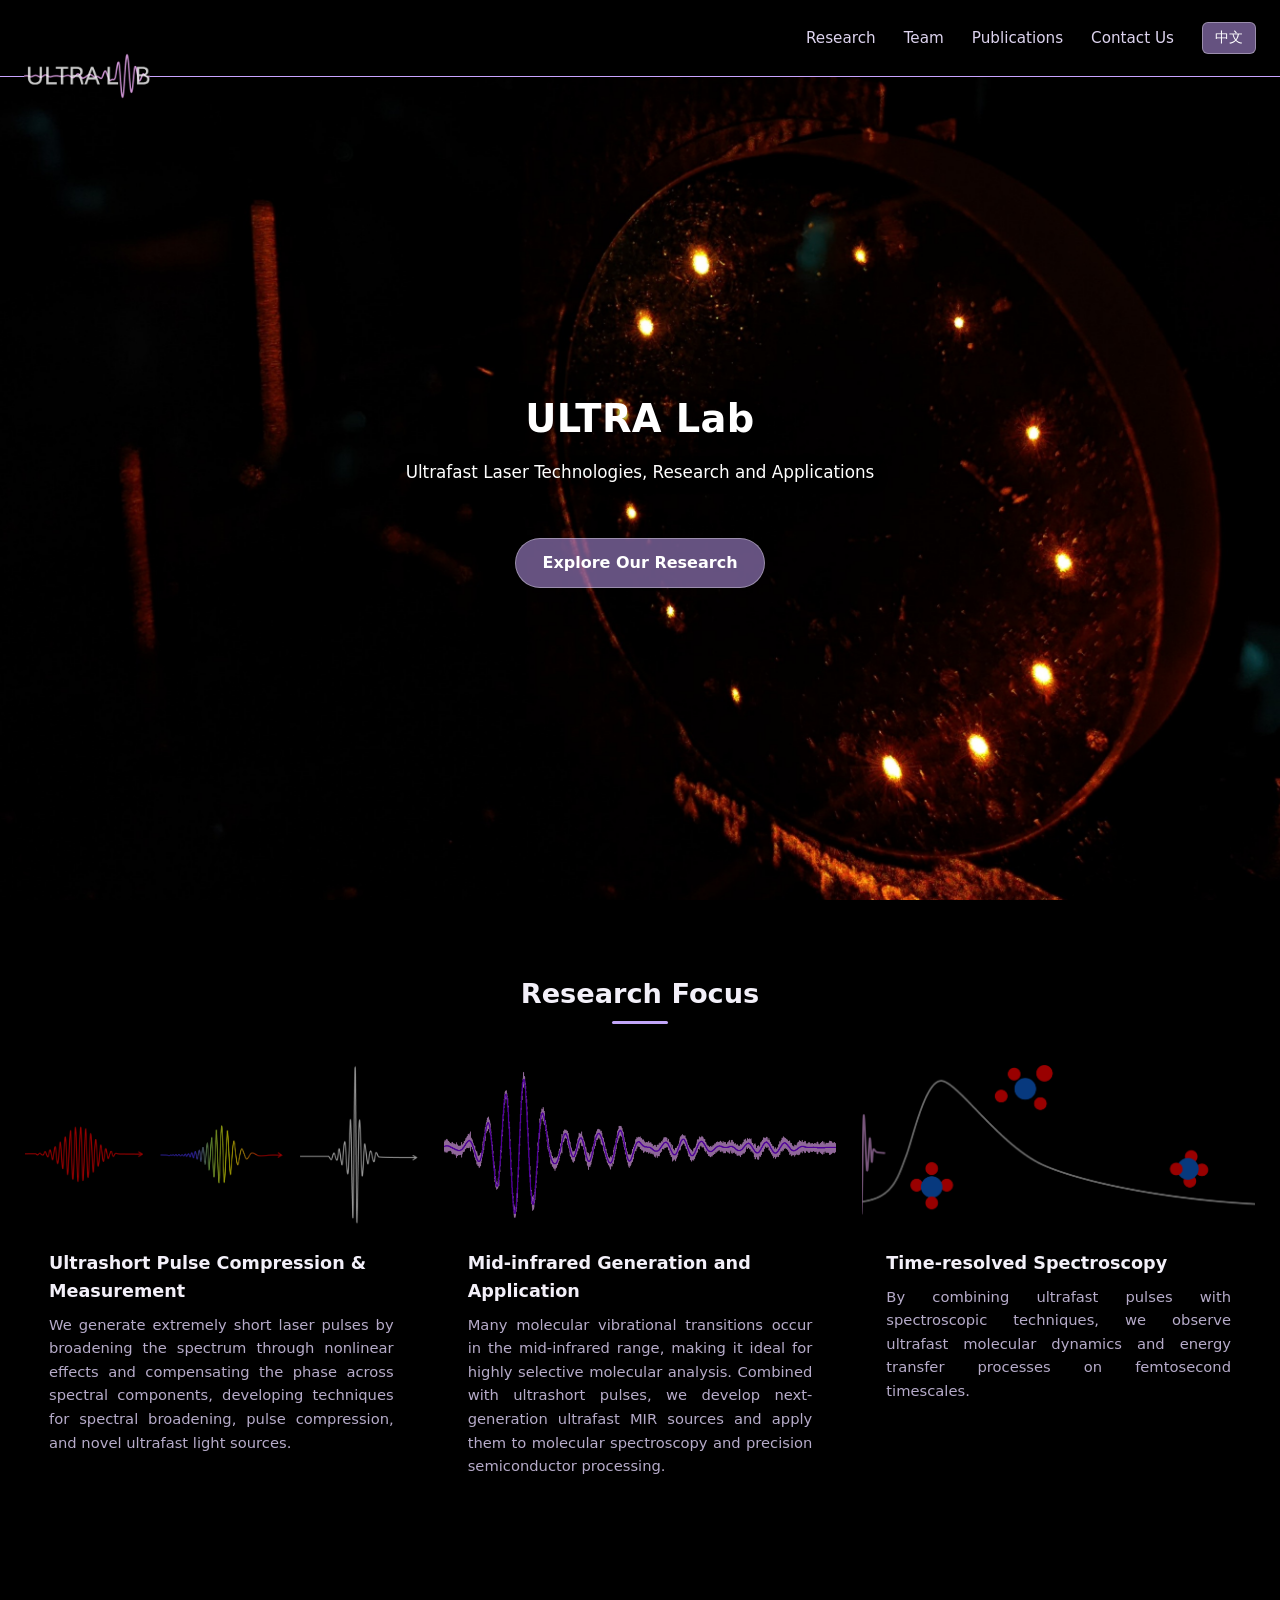
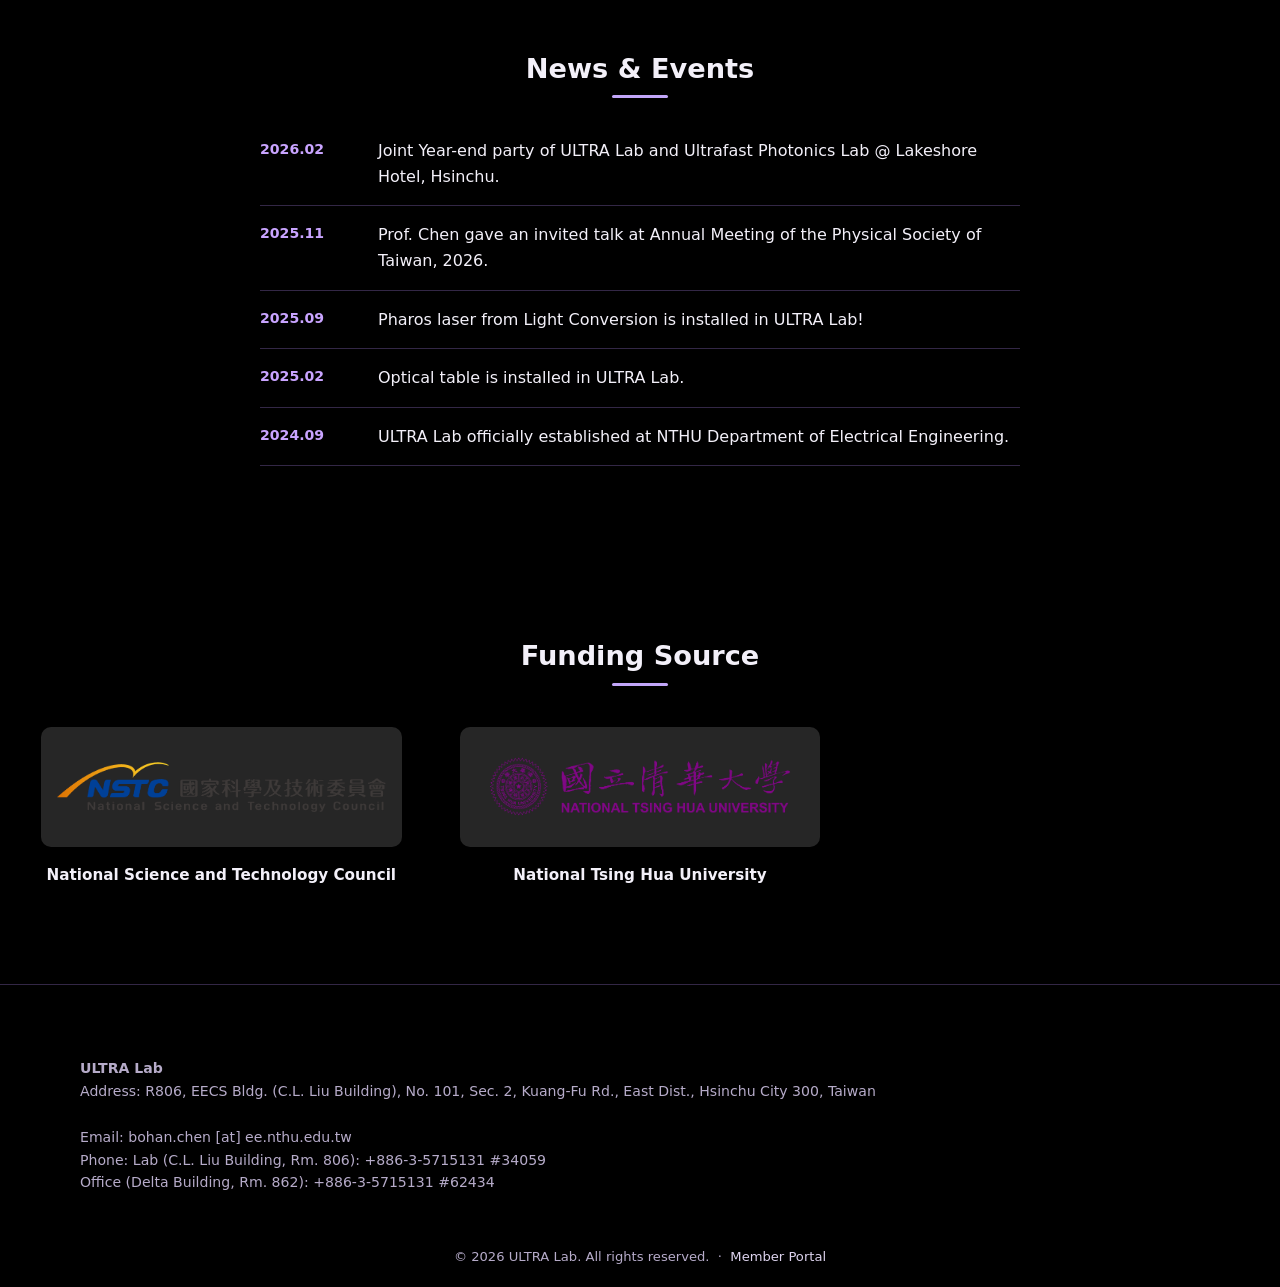
<file: index.html>
<!DOCTYPE html>
<html lang="en">
<head>
  <meta charset="UTF-8">
  <meta name="viewport" content="width=device-width, initial-scale=1.0">
  <title>ULTRA Lab | NTHU</title>
  <link rel="icon" href="assets/img/favicon.png" type="image/png">
  <link rel="stylesheet" href="css/style.css">
</head>
<body data-page="home">

  <header id="site-header"></header>

  <section class="hero">
    <h1>ULTRA Lab</h1>
    <p class="hero-fullname">Ultrafast Laser Technologies, Research and Applications</p>
    <a href="research.html" class="btn" id="hero-cta"></a>
  </section>

  <section class="section">
    <h2 class="section-title" id="research-section-title"></h2>
    <div class="grid grid-3" id="research-preview-grid"></div>
  </section>

  <section class="section section-alt">
    <h2 class="section-title" id="news-section-title"></h2>
    <ul class="news-list" id="news-list"></ul>
    <div class="news-toggle-wrap">
      <button class="btn-text" id="news-toggle-btn"></button>
    </div>
  </section>

  <section class="section">
    <h2 class="section-title" id="funding-section-title"></h2>
    <div class="grid grid-3 funding-grid" id="funding-grid"></div>
  </section>

  <footer id="site-footer"></footer>

  <div class="modal-overlay" id="news-modal-overlay">
    <div class="modal">
      <button class="modal-close" id="news-modal-close" aria-label="Close">&times;</button>
      <div id="news-modal-body"></div>
    </div>
  </div>

  <script src="js/i18n.js"></script>
  <script src="js/data/contact.js"></script>
  <script src="js/data/research.js"></script>
  <script src="js/data/news.js"></script>
  <script src="js/data/funding.js"></script>
  <script src="js/main.js"></script>
  <script src="js/pages/home.js"></script>
</body>
</html>
</file>
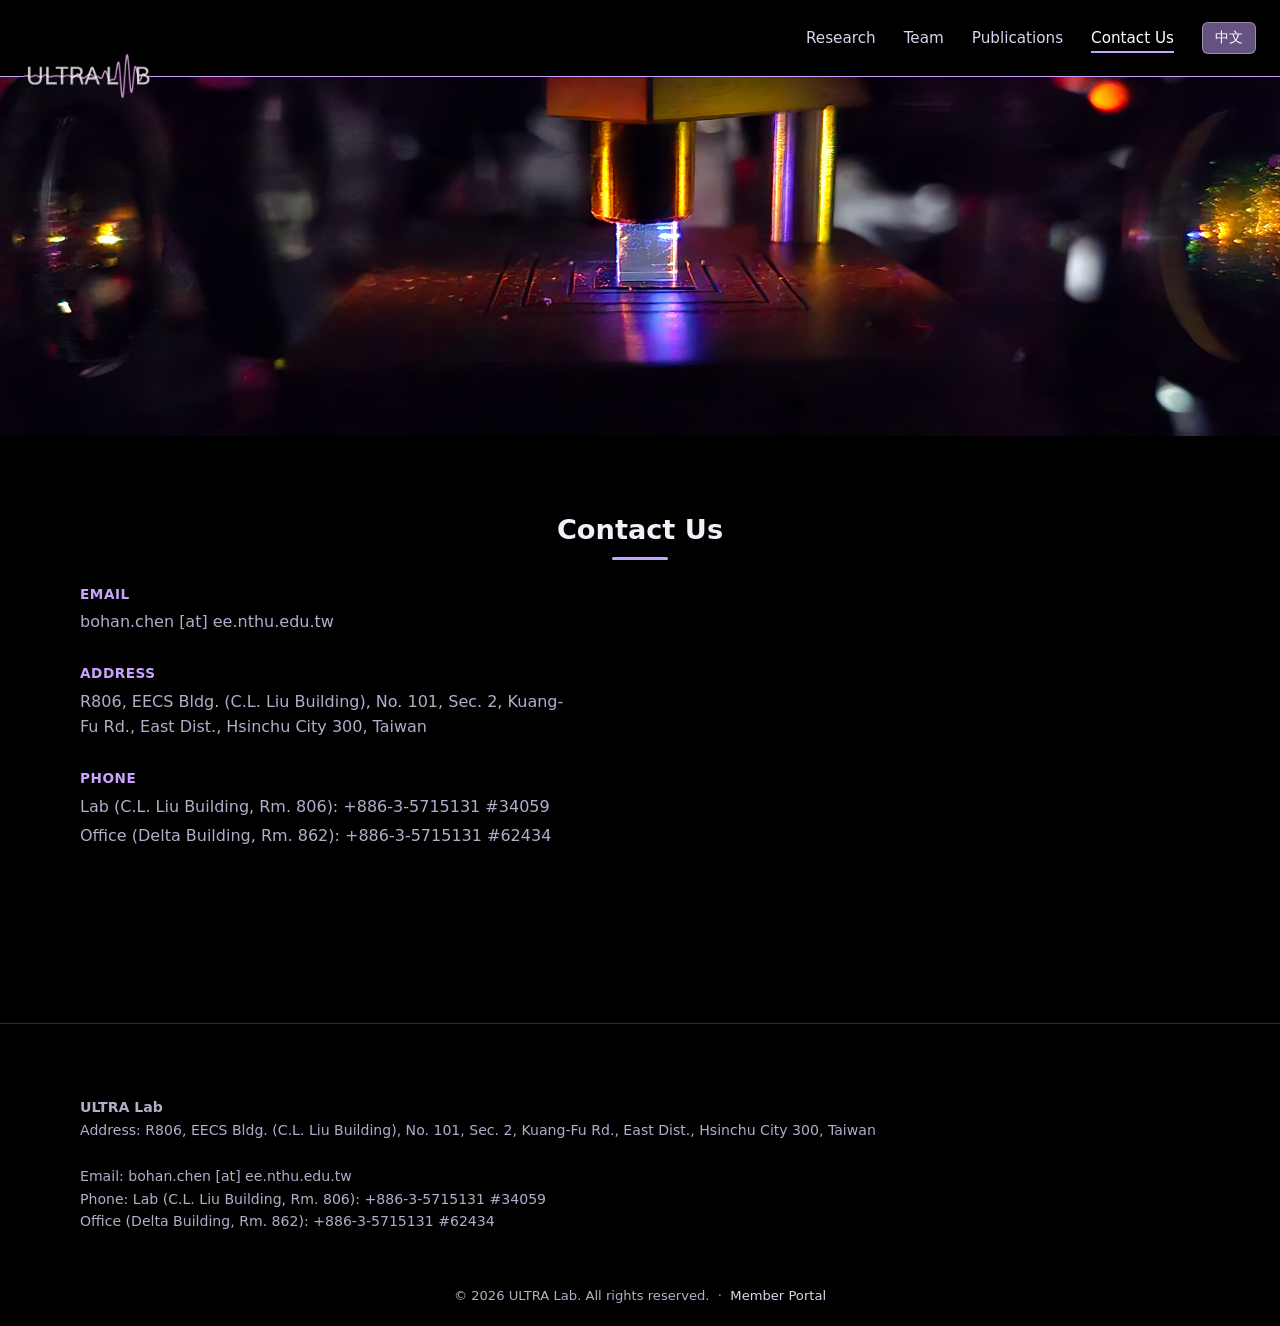
<file: contact.html>
<!DOCTYPE html>
<html lang="en">
<head>
  <meta charset="UTF-8">
  <meta name="viewport" content="width=device-width, initial-scale=1.0">
  <title>Contact | ULTRA Lab</title>
  <link rel="icon" href="assets/img/favicon.png" type="image/png">
  <link rel="stylesheet" href="css/style.css">
</head>
<body data-page="contact">

  <header id="site-header"></header>

  <section class="page-hero"></section>

  <section class="section">
    <h2 class="section-title" id="contact-title"></h2>
    <div class="contact-layout">
      <div class="contact-info">
        <div class="contact-block">
          <p class="contact-label" id="contact-email-label"></p>
          <p class="contact-value" id="contact-email-value"></p>
        </div>
        <div class="contact-block">
          <p class="contact-label" id="contact-address-label"></p>
          <p class="contact-value" id="contact-address-value"></p>
        </div>
        <div class="contact-block">
          <p class="contact-label" id="contact-phone-label"></p>
          <div id="contact-phone-list"></div>
        </div>
      </div>
      <div class="contact-map">
        <iframe id="contact-map-iframe" loading="lazy" referrerpolicy="no-referrer-when-downgrade" allowfullscreen></iframe>
      </div>
    </div>
  </section>

  <footer id="site-footer"></footer>

  <script src="js/i18n.js"></script>
  <script src="js/data/contact.js"></script>
  <script src="js/main.js"></script>
  <script src="js/pages/contact.js"></script>
</body>
</html>
</file>
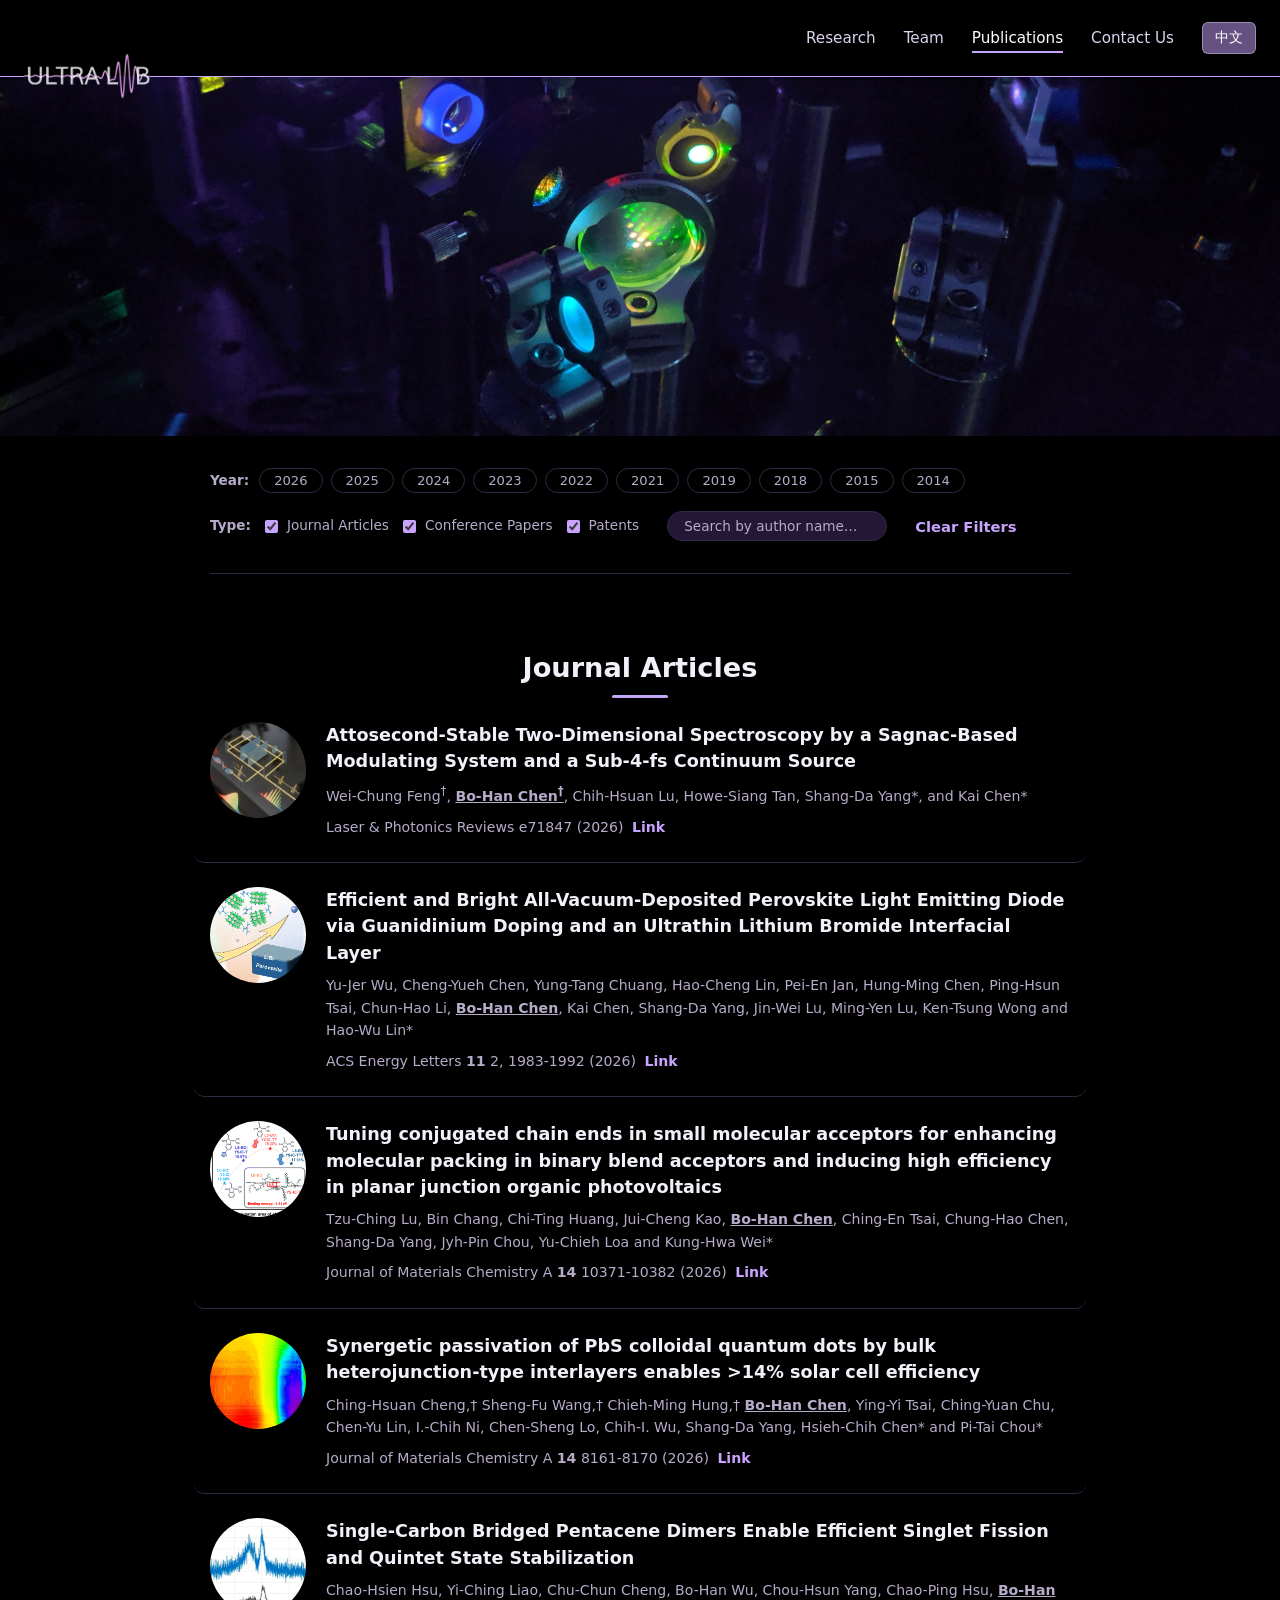
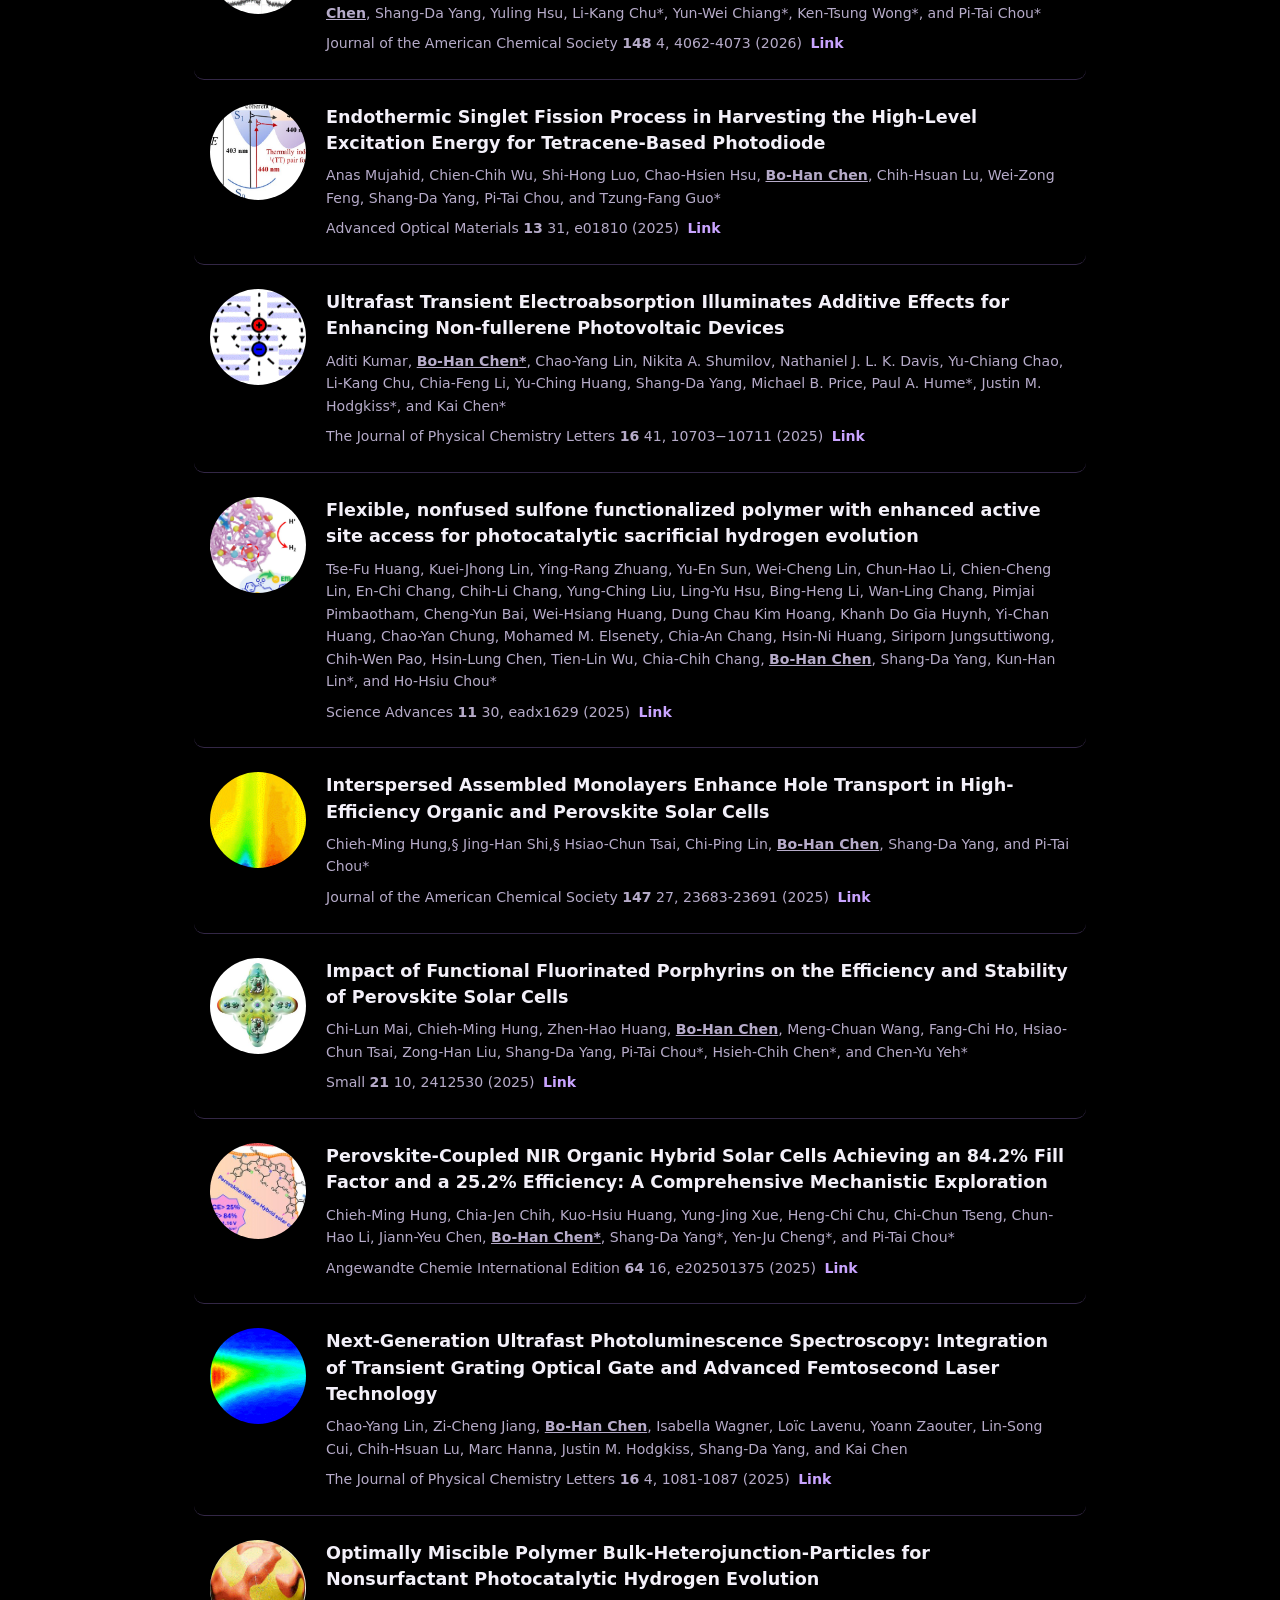
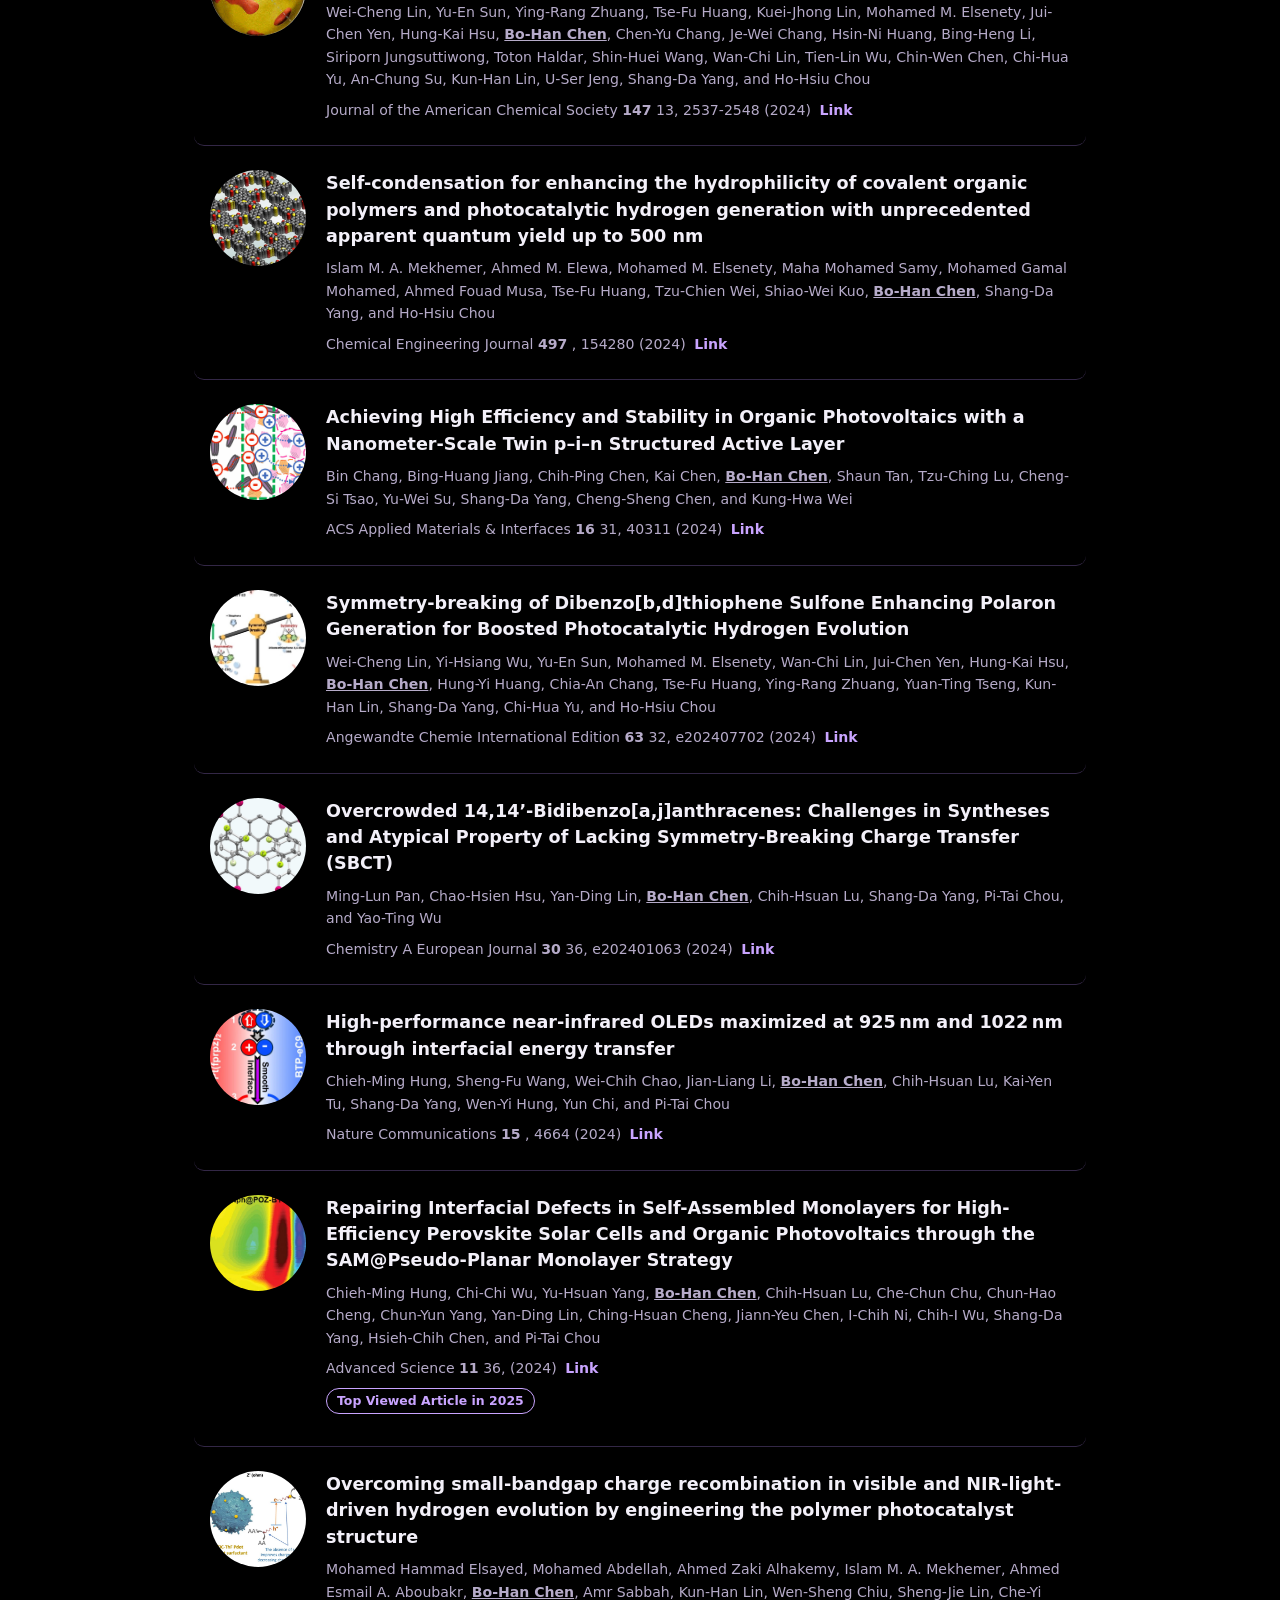
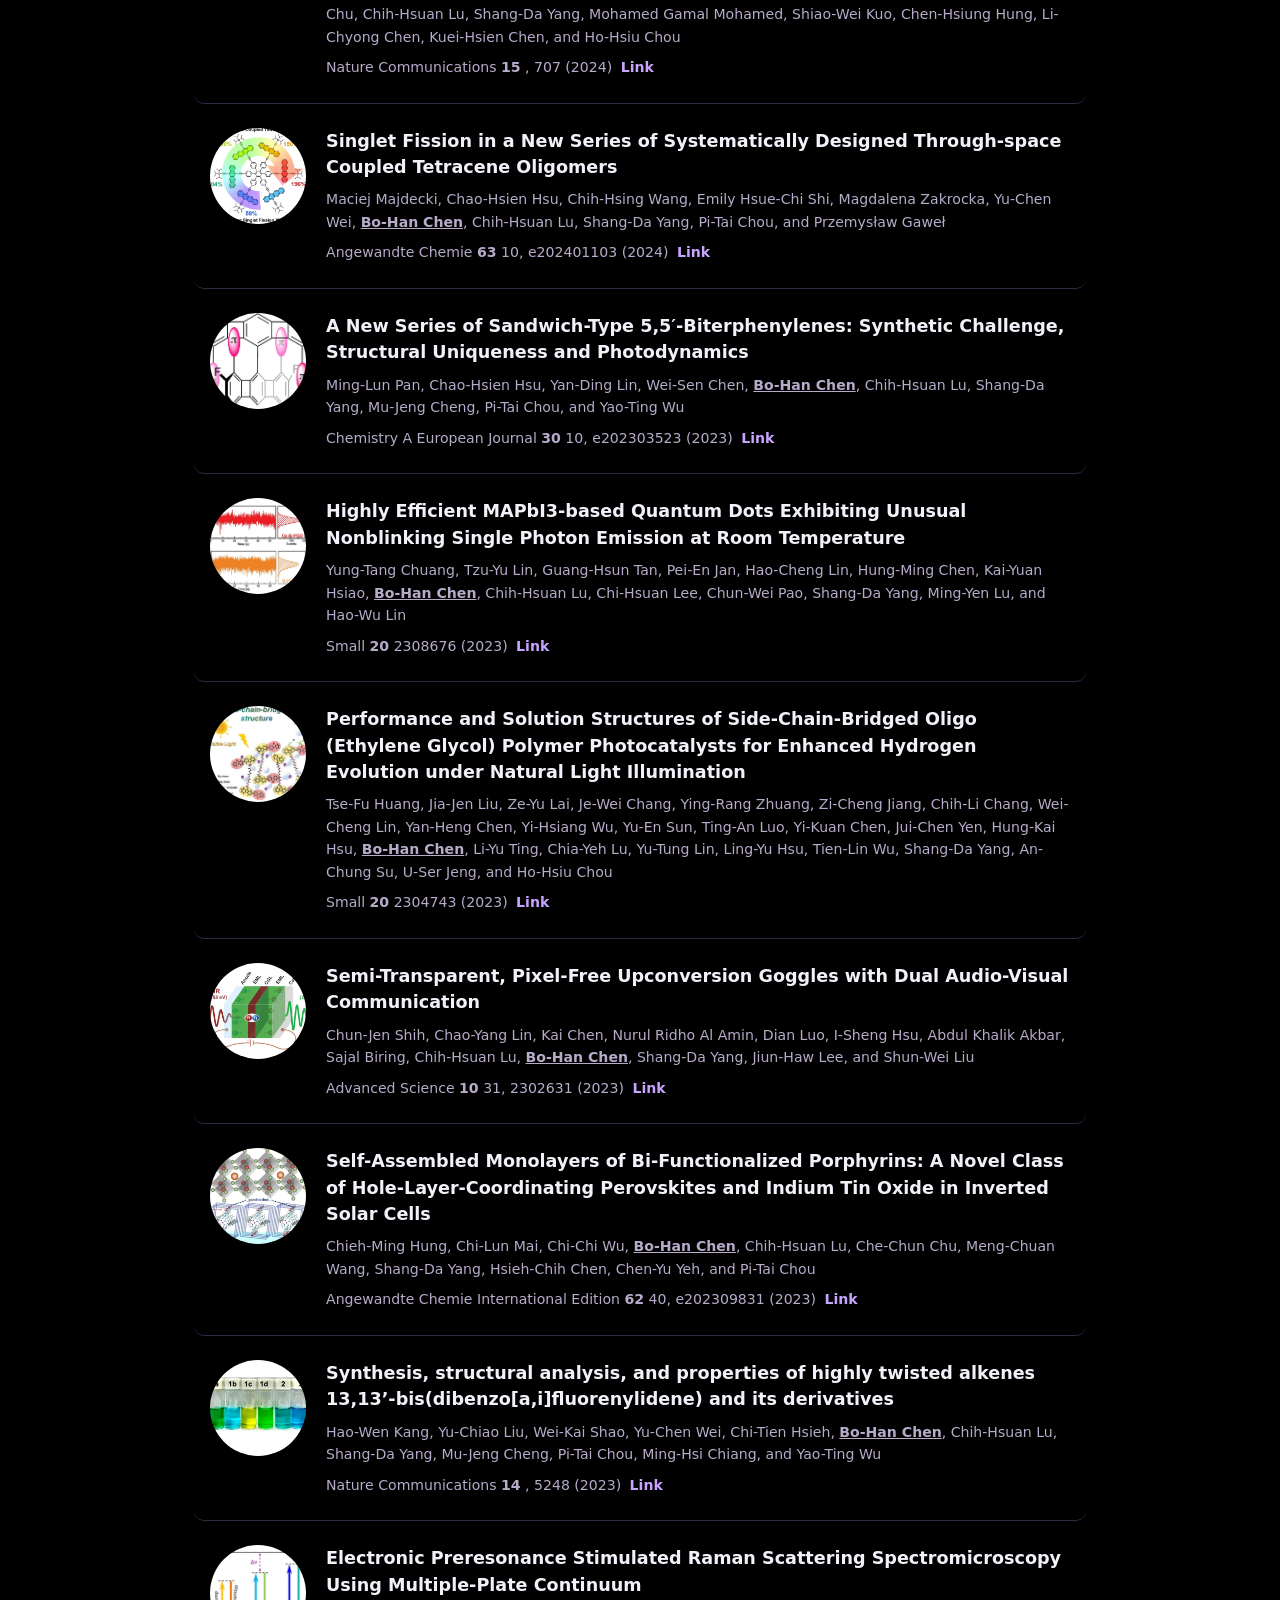
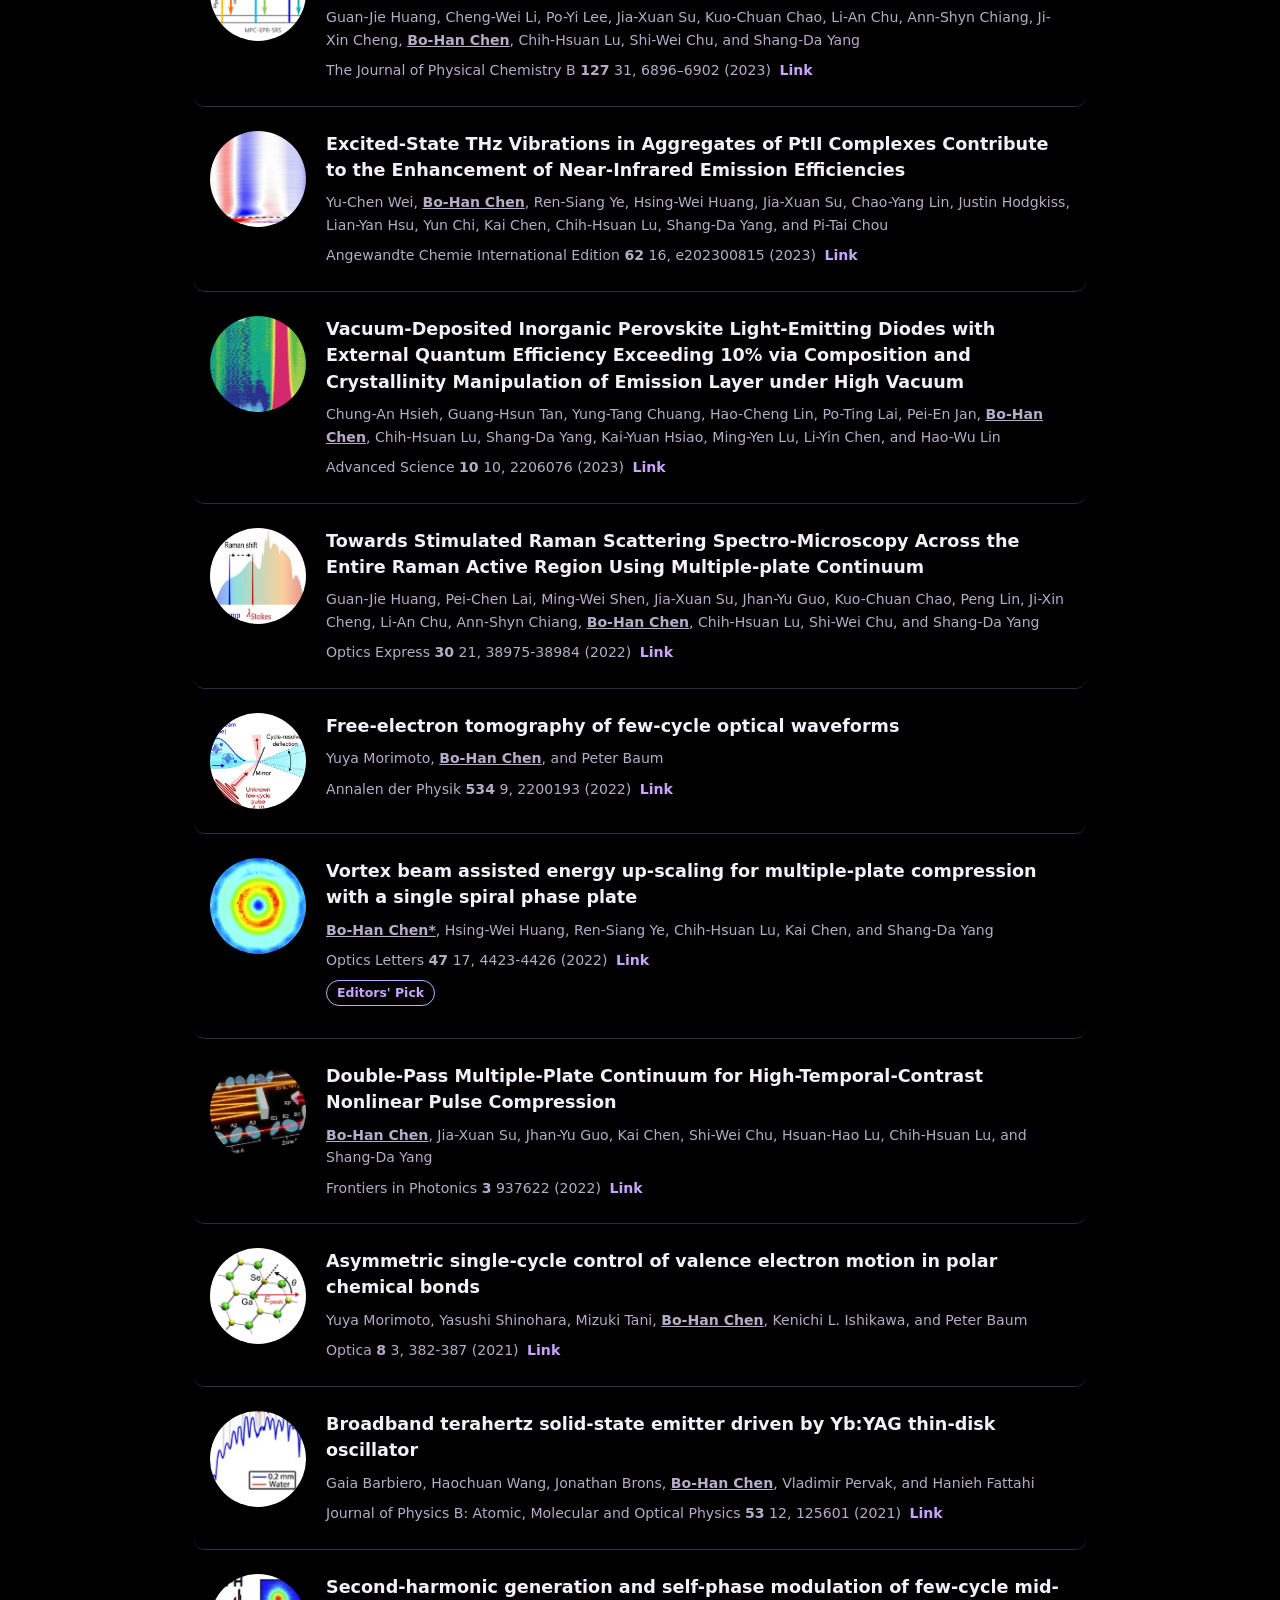
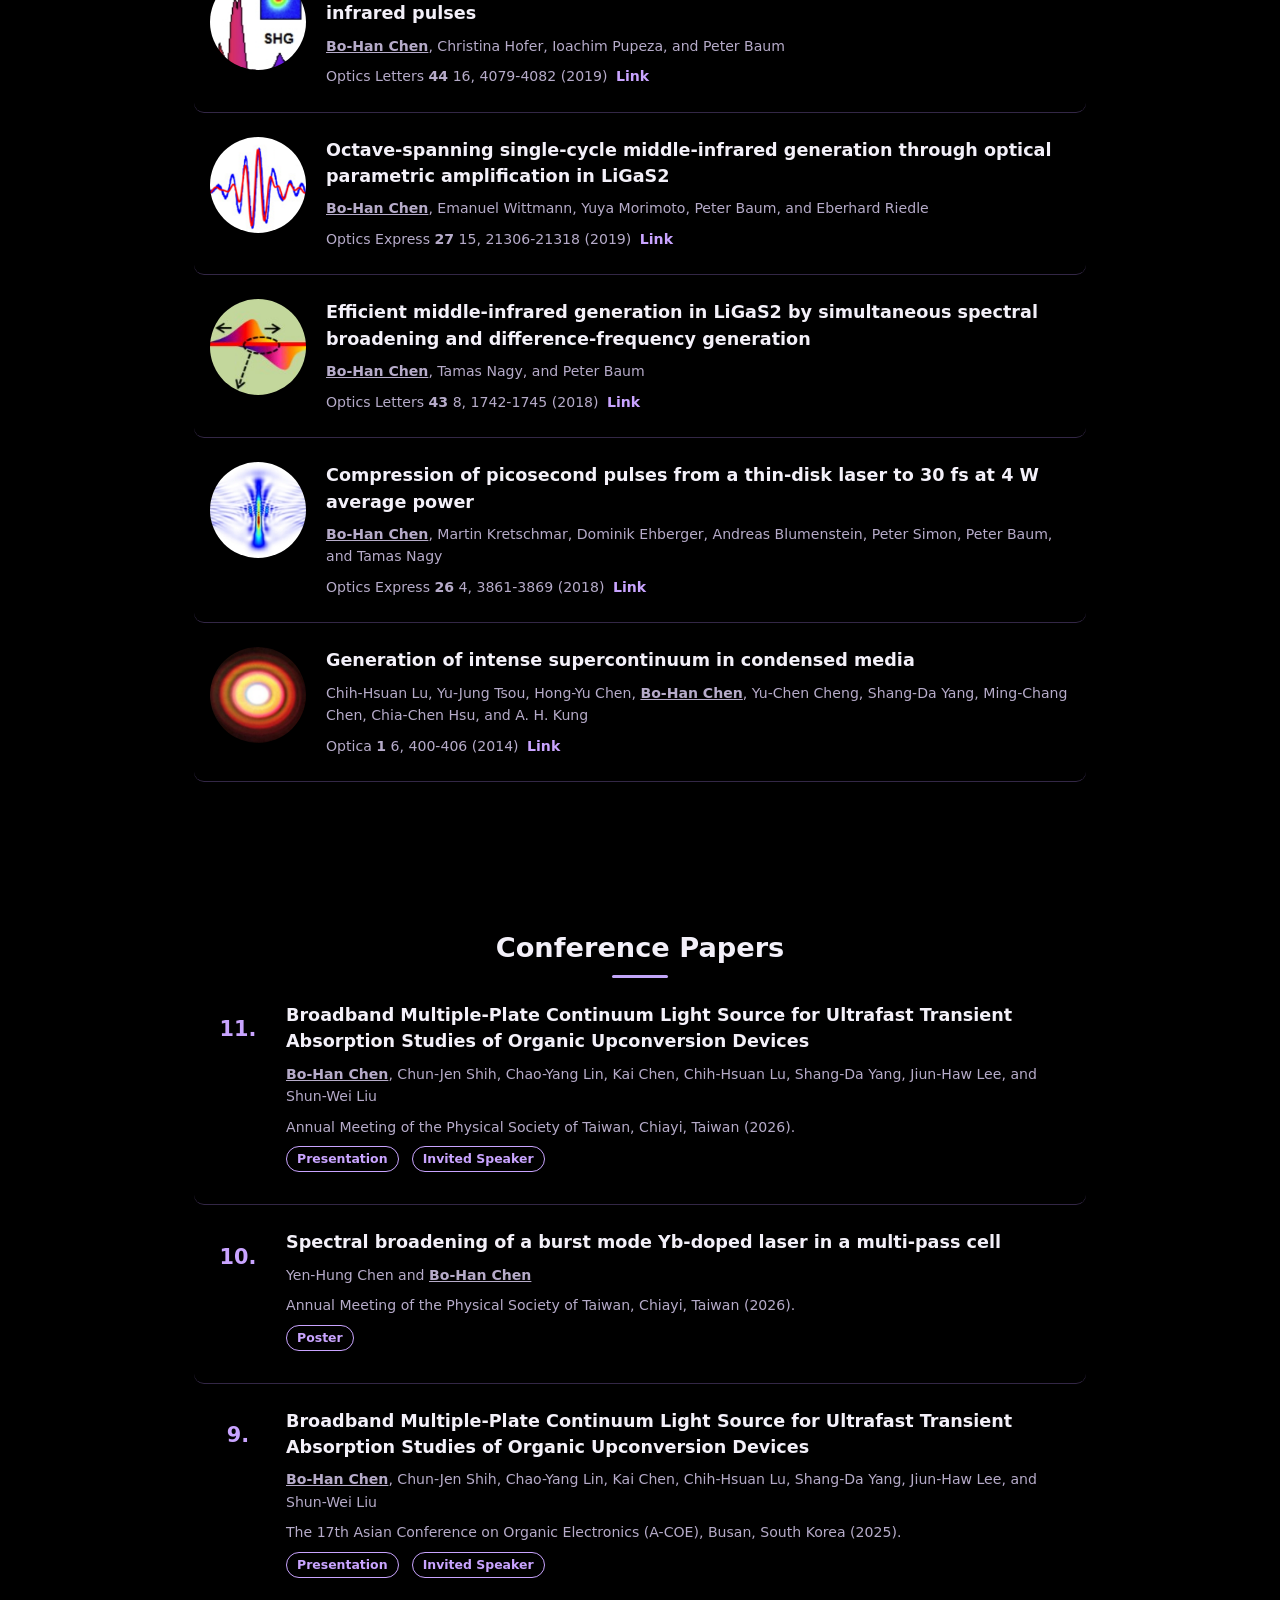
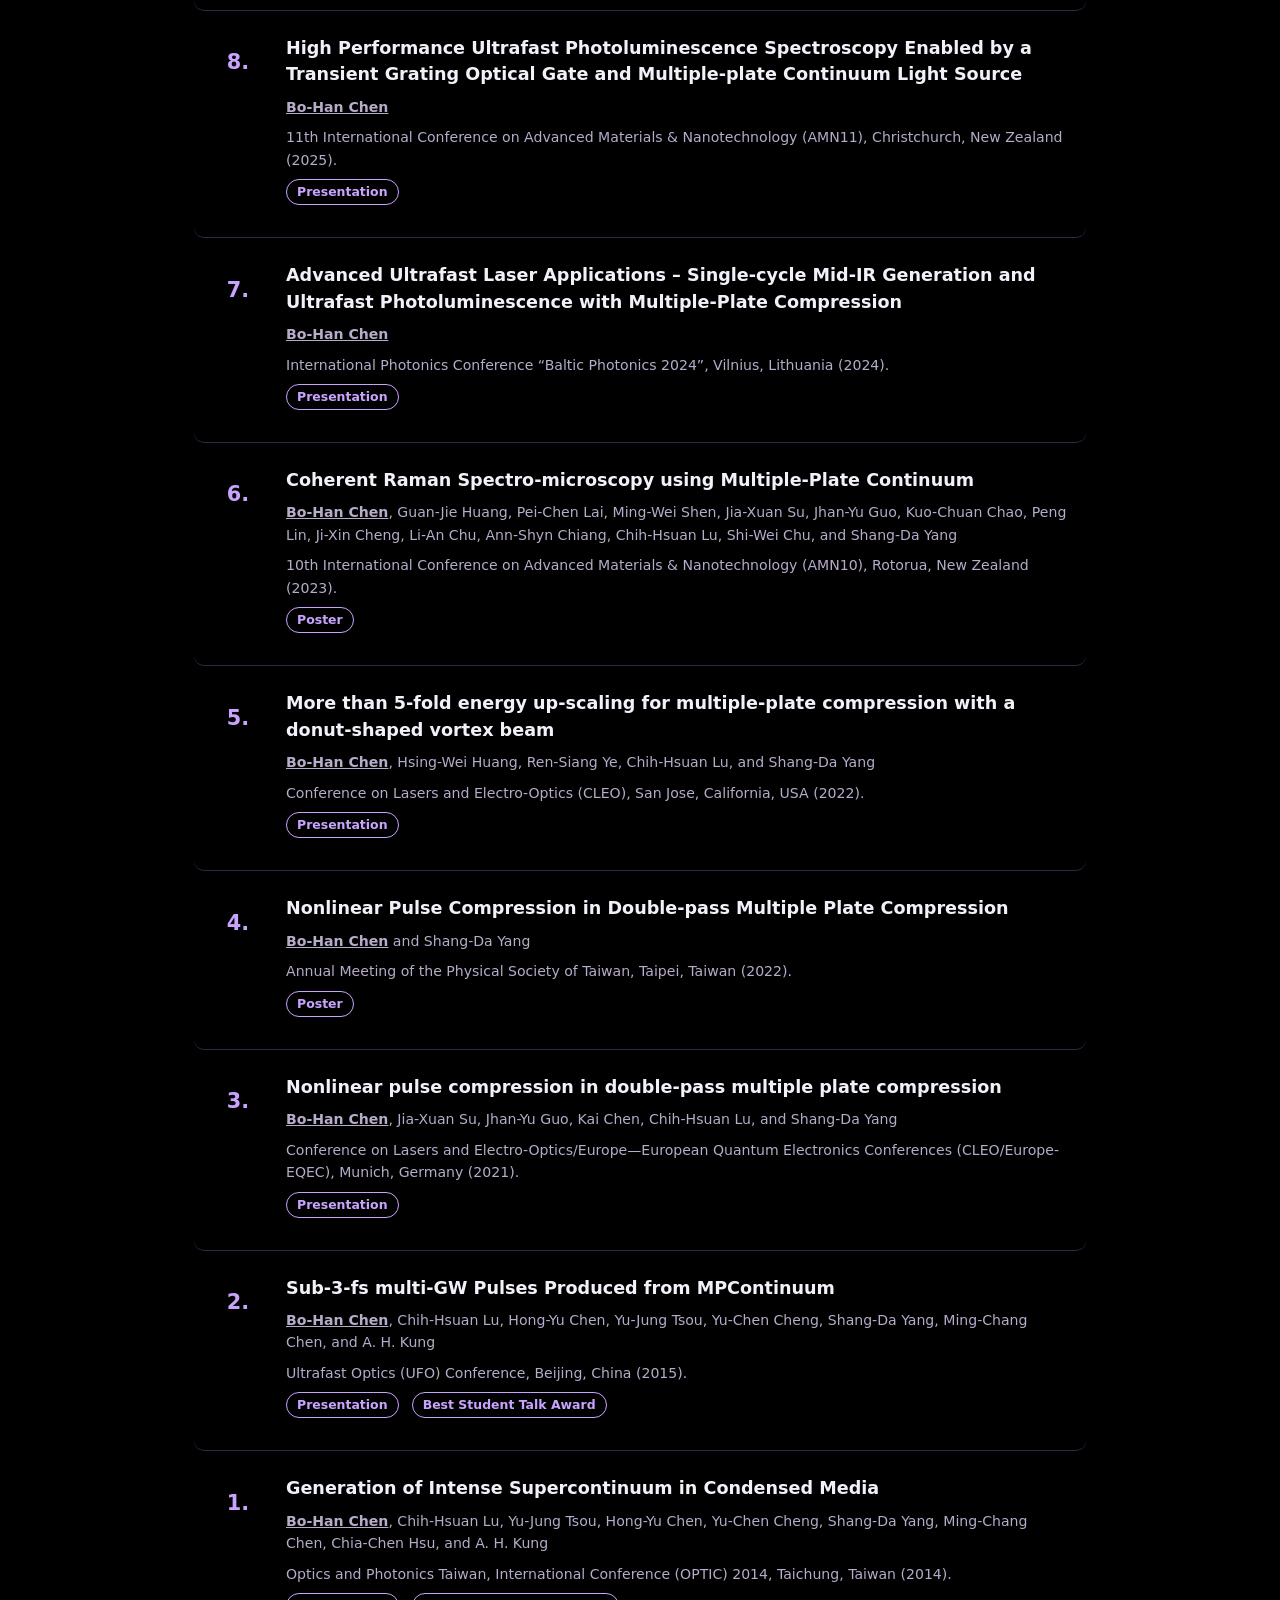
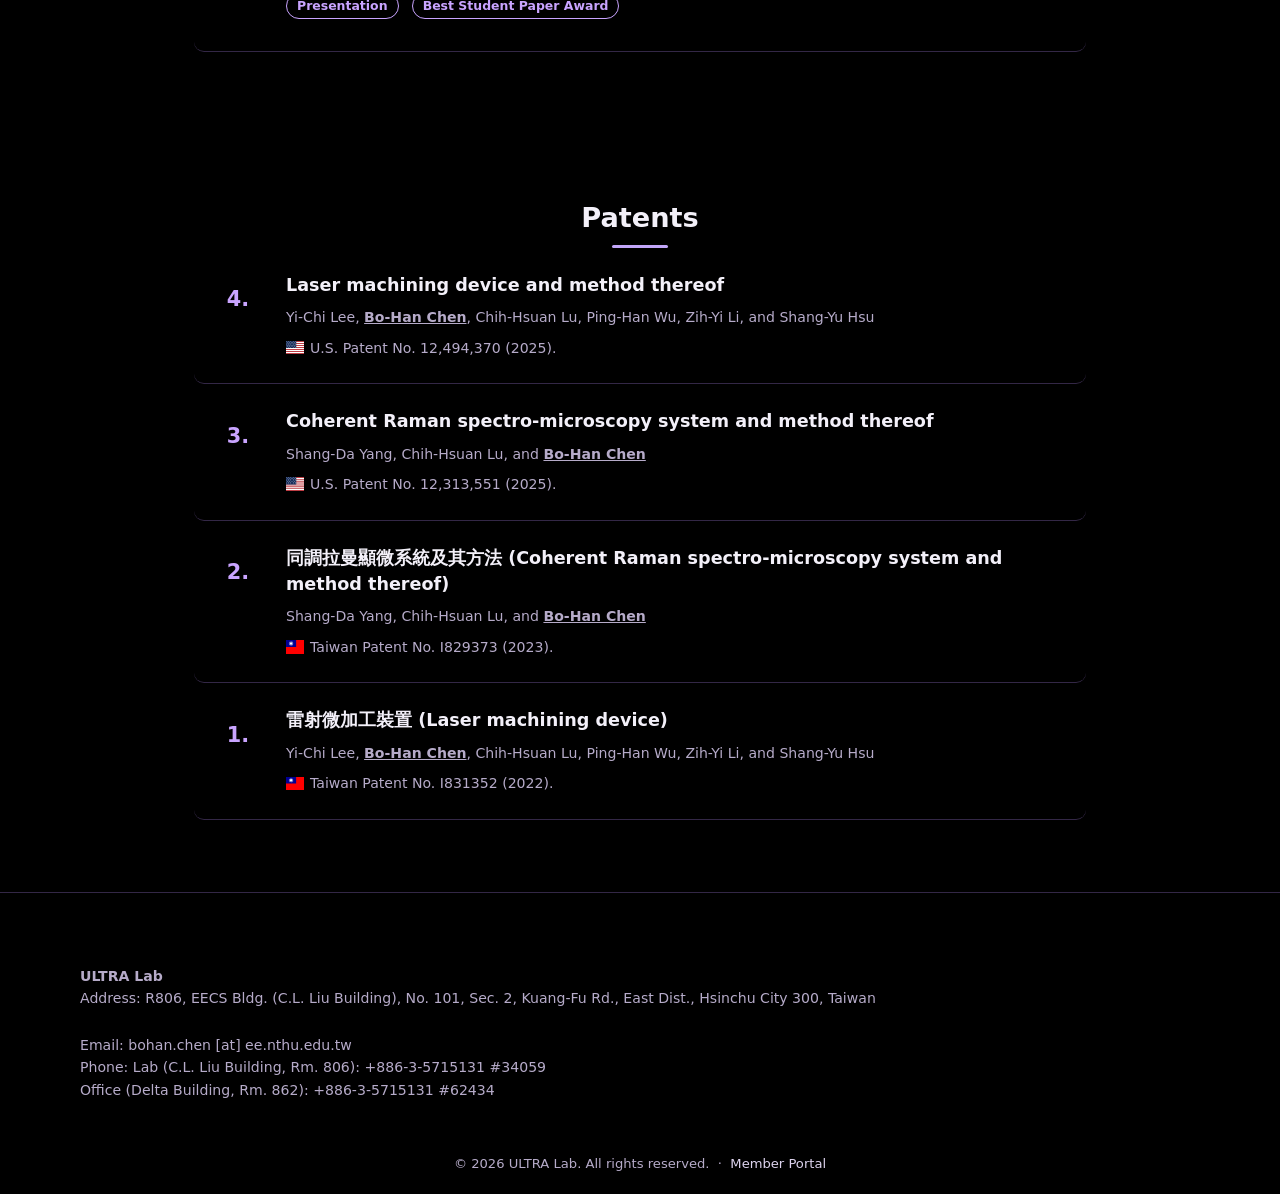
<file: publications.html>
<!DOCTYPE html>
<html lang="en">
<head>
  <meta charset="UTF-8">
  <meta name="viewport" content="width=device-width, initial-scale=1.0">
  <title>Publications | ULTRA Lab</title>
  <link rel="icon" href="assets/img/favicon.png" type="image/png">
  <link rel="stylesheet" href="css/style.css">
</head>
<body data-page="publications">

  <header id="site-header"></header>

  <section class="page-hero"></section>

  <section class="pub-filter-bar-section">
    <div class="pub-filter-bar">
      <div class="pub-filter-group">
        <span class="pub-filter-label" id="pub-filter-year-label"></span>
        <div class="pub-filter-chips" id="pub-filter-year-chips"></div>
      </div>
      <div class="pub-filter-group">
        <span class="pub-filter-label" id="pub-filter-type-label"></span>
        <label class="pub-filter-checkbox">
          <input type="checkbox" id="pub-filter-type-journal" checked>
          <span id="pub-filter-type-journal-label"></span>
        </label>
        <label class="pub-filter-checkbox">
          <input type="checkbox" id="pub-filter-type-conference" checked>
          <span id="pub-filter-type-conference-label"></span>
        </label>
        <label class="pub-filter-checkbox">
          <input type="checkbox" id="pub-filter-type-patent" checked>
          <span id="pub-filter-type-patent-label"></span>
        </label>
      </div>
      <div class="pub-filter-group">
        <input type="text" class="pub-filter-search" id="pub-filter-author">
      </div>
      <button type="button" class="btn-text" id="pub-filter-clear"></button>
    </div>
    <p class="pub-filter-empty" id="pub-filter-empty-msg" style="display: none;"></p>
  </section>

  <section class="section" id="publications-journal-section">
    <h2 class="section-title" id="publications-journal-title"></h2>
    <ol class="publication-list journal-list" id="publications-journal-list"></ol>
  </section>

  <section class="section section-alt" id="publications-conference-section">
    <h2 class="section-title" id="publications-conference-title"></h2>
    <ol class="publication-list" id="publications-conference-list"></ol>
  </section>

  <section class="section" id="publications-patent-section">
    <h2 class="section-title" id="publications-patent-title"></h2>
    <ol class="publication-list" id="publications-patent-list"></ol>
  </section>

  <footer id="site-footer"></footer>

  <script src="js/i18n.js"></script>
  <script src="js/data/contact.js"></script>
  <script src="js/data/publications.js"></script>
  <script src="js/main.js"></script>
  <script src="js/pages/publications.js"></script>
</body>
</html>
</file>
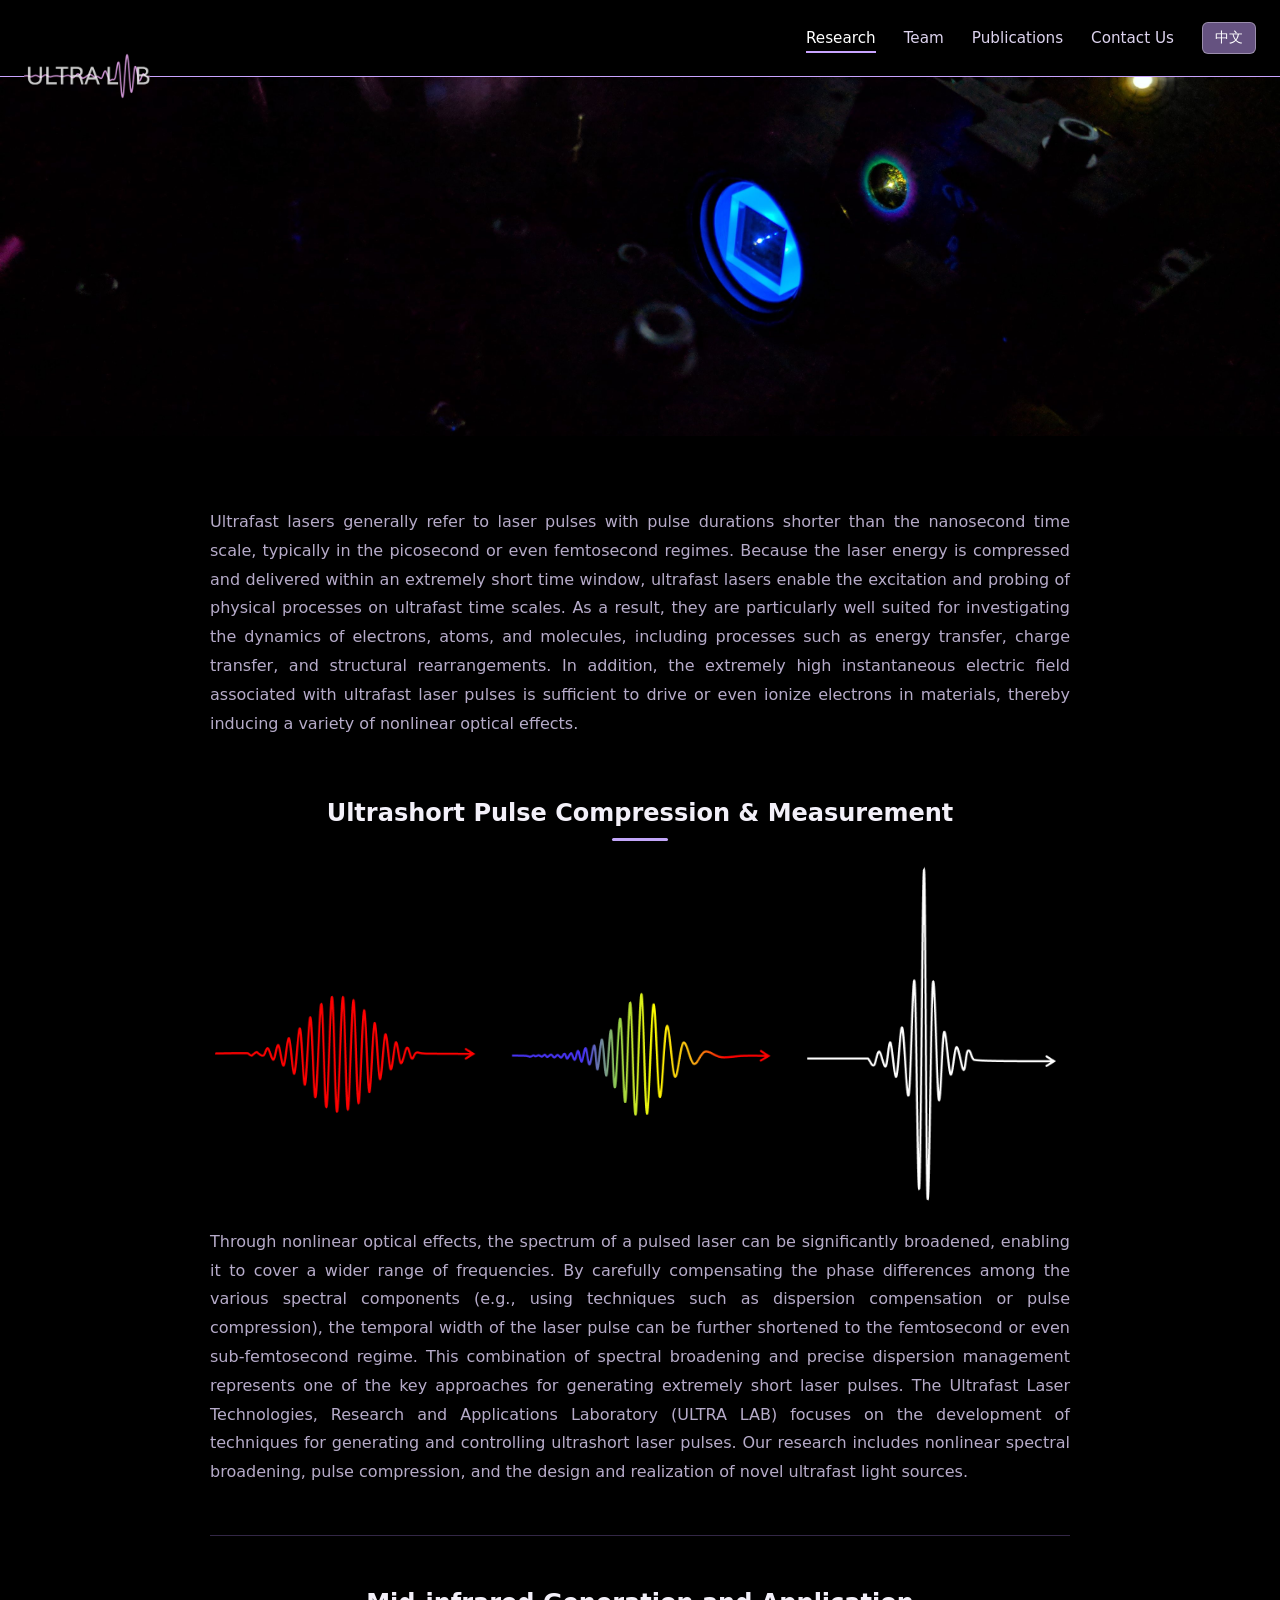
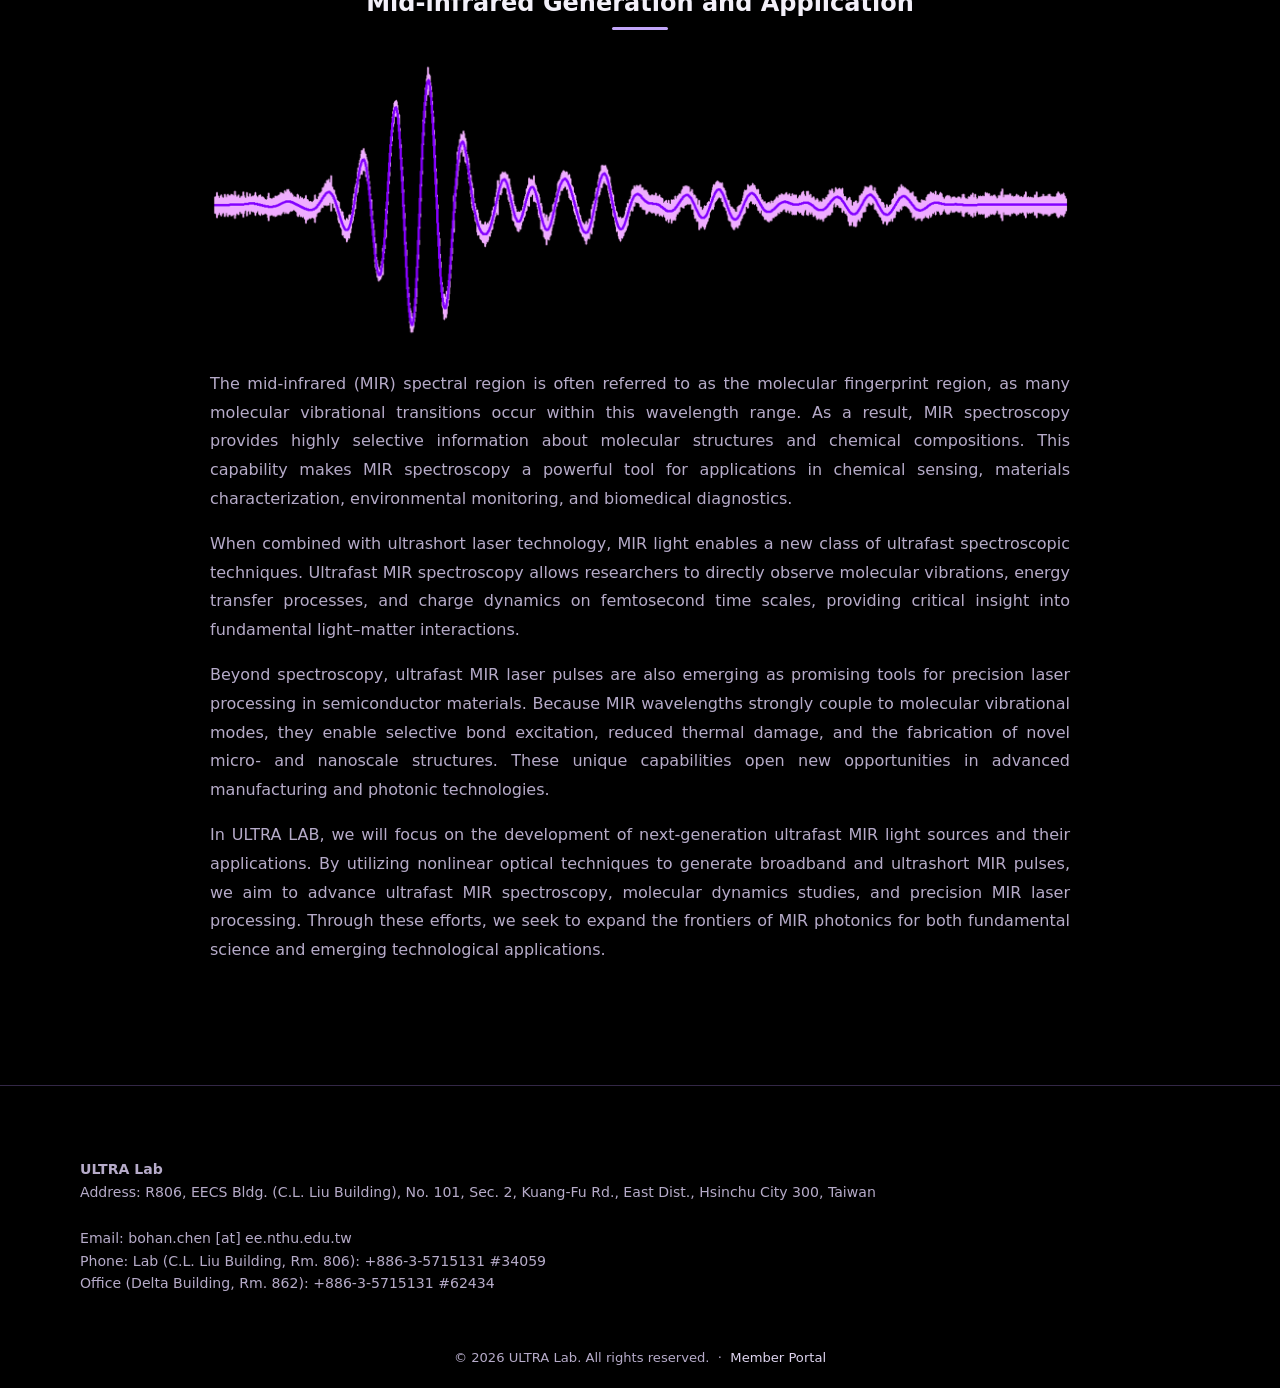
<file: research.html>
<!DOCTYPE html>
<html lang="en">
<head>
  <meta charset="UTF-8">
  <meta name="viewport" content="width=device-width, initial-scale=1.0">
  <title>Research | ULTRA Lab</title>
  <link rel="icon" href="assets/img/favicon.png" type="image/png">
  <link rel="stylesheet" href="css/style.css">
</head>
<body data-page="research">

  <header id="site-header"></header>

  <section class="page-hero"></section>

  <section class="section">
    <p class="research-intro" id="research-intro"></p>
    <div class="research-list" id="research-grid"></div>
  </section>

  <footer id="site-footer"></footer>

  <script src="js/i18n.js"></script>
  <script src="js/data/contact.js"></script>
  <script src="js/data/research.js"></script>
  <script src="js/main.js"></script>
  <script src="js/pages/research.js"></script>
</body>
</html>
</file>
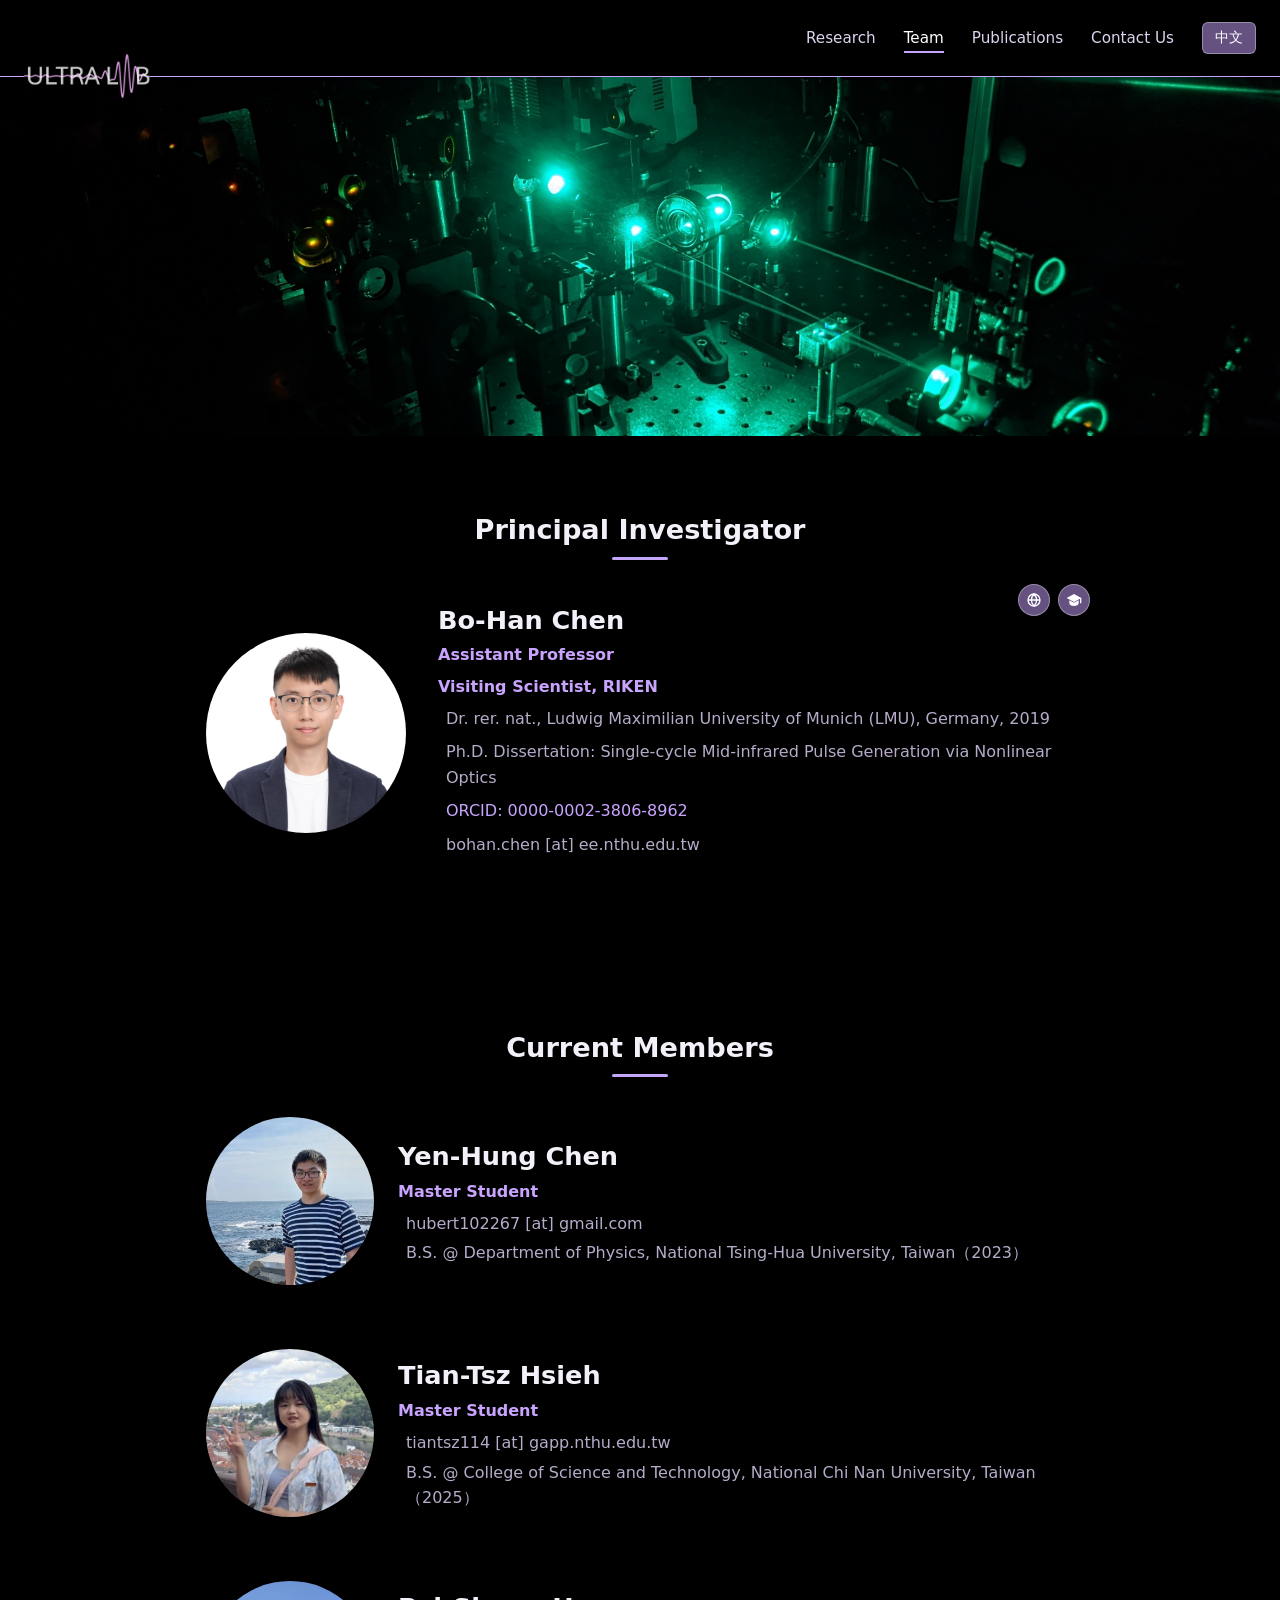
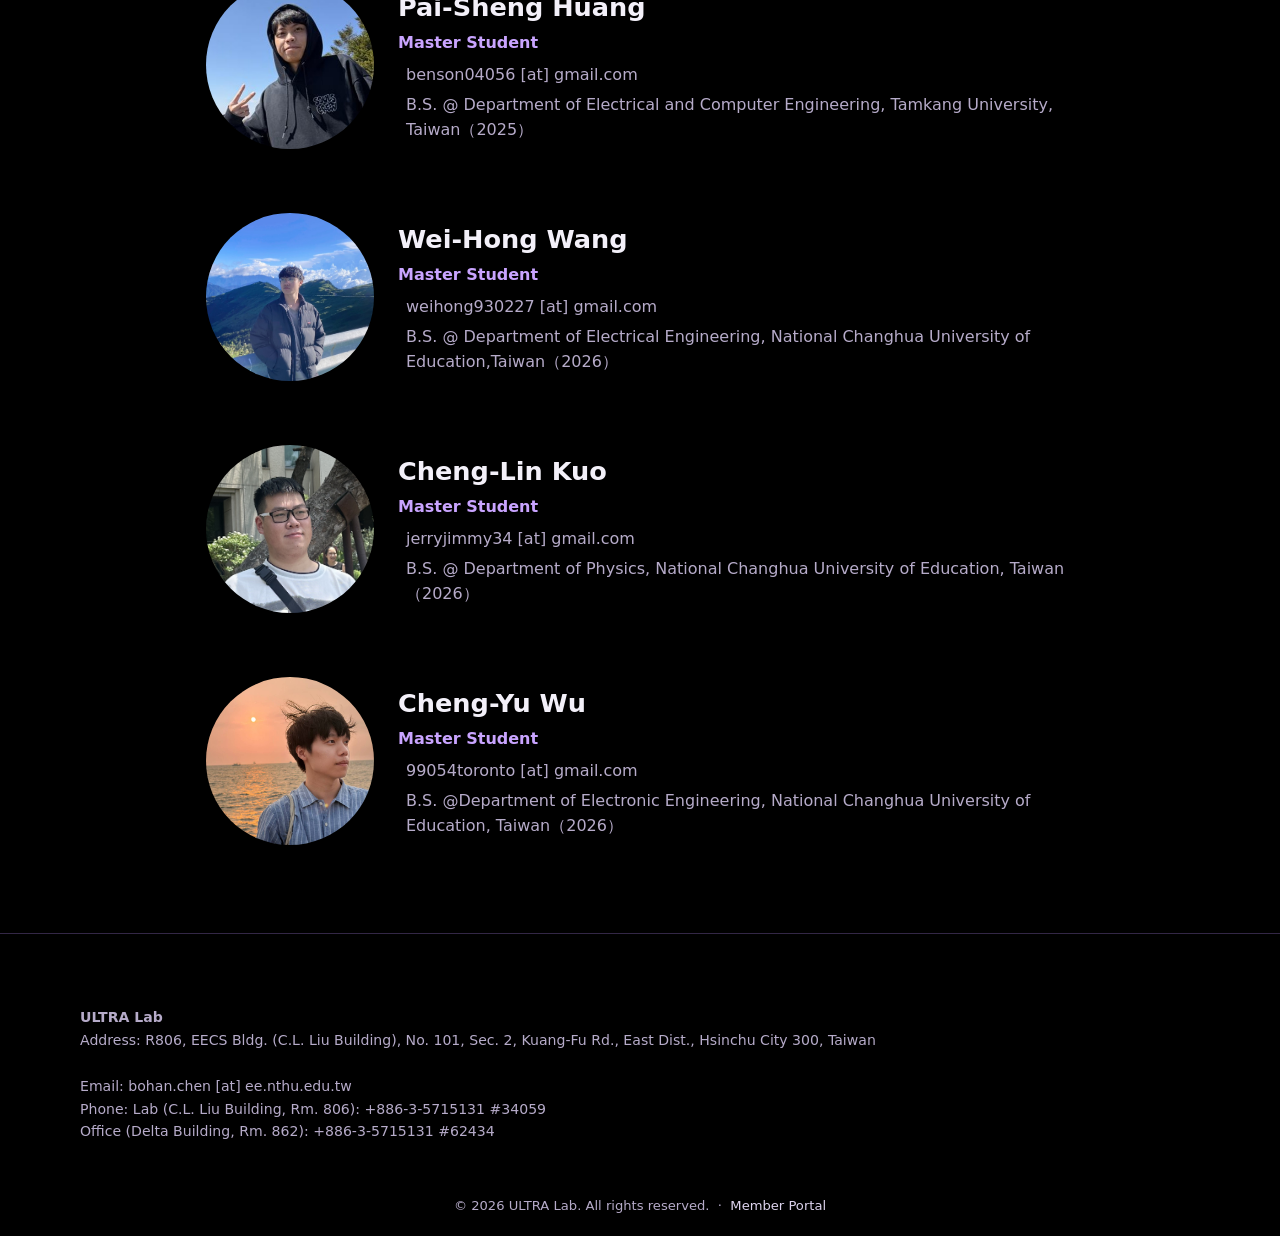
<file: team.html>
<!DOCTYPE html>
<html lang="en">
<head>
  <meta charset="UTF-8">
  <meta name="viewport" content="width=device-width, initial-scale=1.0">
  <title>Team | ULTRA Lab</title>
  <link rel="icon" href="assets/img/favicon.png" type="image/png">
  <link rel="stylesheet" href="css/style.css">
</head>
<body data-page="team">

  <header id="site-header"></header>

  <section class="page-hero"></section>

  <section class="section">
    <h2 class="section-title" id="team-pi-title"></h2>
    <div class="team-pi" id="team-pi"></div>
  </section>

  <section class="section section-alt" id="team-members-section">
    <h2 class="section-title" id="team-members-title"></h2>
    <div class="team-list" id="team-members-grid"></div>
  </section>

  <section class="section" id="team-visiting-section">
    <h2 class="section-title" id="team-visiting-title"></h2>
    <div class="team-list" id="team-visiting-grid"></div>
  </section>

  <section class="section section-alt" id="team-alumni-section">
    <h2 class="section-title" id="team-alumni-title"></h2>
    <div class="team-list" id="team-alumni-grid"></div>
  </section>

  <footer id="site-footer"></footer>

  <script src="js/i18n.js"></script>
  <script src="js/data/contact.js"></script>
  <script src="js/data/team.js"></script>
  <script src="js/main.js"></script>
  <script src="js/pages/team.js"></script>
</body>
</html>
</file>
<file: css/style.css>
/* ===== Design tokens =====
   主題色為清華大學紫色（暫用常見色碼，請依正式品牌規範微調 --color-primary）。 */
:root {
  --color-bg: #000000;
  --color-bg-alt: #1a1129;
  --color-surface: #221735;
  --color-text: #f3f0f9;
  --color-text-muted: #b6abc9;
  --color-primary: #4b2e83;
  --color-primary-dark: #2c1a52;
  --color-primary-light: #6b46b3;
  --color-accent: #c9a4ff;
  --color-accent-dark: #a578f0;
  --color-accent-translucent: rgba(201, 164, 255, 0.5);
  --color-border: #332746;
  --header-height: 78px; /* 預設值，js/main.js 會在量到實際 nav-bar 高度後覆寫這個變數 */

  --font-base: "Inter", "Segoe UI", "Microsoft JhengHei", "PingFang TC", system-ui, sans-serif;

  --max-width: 1120px;
  --radius: 10px;
  --shadow: 0 4px 16px rgba(0, 0, 0, 0.35);
}

* {
  box-sizing: border-box;
}

html, body {
  margin: 0;
  padding: 0;
}

body {
  font-family: var(--font-base);
  color: var(--color-text);
  background: var(--color-bg);
  line-height: 1.6;
  overflow-x: hidden;
}

img {
  max-width: 100%;
  display: block;
}

a {
  color: var(--color-accent);
  text-decoration: none;
}

a:hover {
  text-decoration: underline;
}

.container {
  max-width: var(--max-width);
  margin: 0 auto;
  padding: 0 24px;
}

/* ===== Header / Nav ===== */
#site-header {
  position: sticky;
  top: 0;
  z-index: 100;
  background: var(--color-bg);
  color: #fff;
  transition: background-color 0.25s ease;
}

/* 往下滾動時變淡一點，避免一直擋住內容閱讀；class 由 js/main.js 監聽 scroll 事件加上。 */
#site-header.is-scrolled {
  background: rgba(0, 0, 0, 0.7);
  backdrop-filter: blur(6px);
}

.nav-bar {
  display: flex;
  align-items: center;
  justify-content: space-between;
  padding: 14px 24px;
}

.nav-brand {
  display: flex;
  align-items: center;
  gap: 10px;
  color: #fff;
  font-weight: 700;
  font-size: 1.05rem;
  letter-spacing: 0.02em;
  position: relative;
  transform: translateY(38px);
}

/* logo 兩側各自向左右延伸到畫面邊緣的紫色線，line 不會穿過 logo 本身。 */
.nav-brand::before,
.nav-brand::after {
  content: "";
  position: absolute;
  top: 50%;
  width: 100vw;
  height: 1px;
  background: var(--color-accent);
}

.nav-brand::before {
  right: 100%;
}

.nav-brand::after {
  left: 100%;
}

.nav-brand .dot {
  width: 10px;
  height: 10px;
  border-radius: 50%;
  background: var(--color-accent);
  box-shadow: 0 0 8px var(--color-accent);
}

.nav-logo {
  height: 48px;
  width: auto;
}

/* nav-links（頁面連結）跟 nav-actions（語言切換＋漢堡按鈕）包在同一個 nav-right 裡，
   這樣 .nav-bar 本身永遠只有 brand／nav-right 兩個 flex 子項，space-between 才會把
   nav-right 整體推到最右邊；漢堡選單收合的只是裡面的 nav-links，nav-actions 不受影響，
   所以語言切換按鈕在窄螢幕時仍然顯示在漢堡按鈕旁邊，不會被收進選單裡。 */
.nav-right {
  display: flex;
  align-items: center;
  gap: 28px;
}

.nav-actions {
  display: flex;
  align-items: center;
  gap: 12px;
}

.nav-links {
  display: flex;
  align-items: center;
  gap: 28px;
  list-style: none;
  margin: 0;
  padding: 0;
}

.nav-links a {
  color: #ddd3ee;
  font-weight: 500;
  font-size: 0.95rem;
}

.nav-links a:hover,
.nav-links a.active {
  color: #ffffff;
  text-decoration: none;
}

.nav-links a.active {
  border-bottom: 2px solid var(--color-accent);
  padding-bottom: 4px;
}

.lang-toggle {
  background-color: var(--color-accent-translucent);
  border: 1px solid rgba(255, 255, 255, 0.35);
  color: #fff;
  border-radius: 6px;
  padding: 6px 12px;
  font-size: 0.85rem;
  cursor: pointer;
  font-family: inherit;
}

.lang-toggle:hover {
  background-color: var(--color-accent-dark);
  border-color: var(--color-accent-dark);
  color: #fff;
}

.nav-toggle-btn {
  display: none;
  background: none;
  border: none;
  color: #fff;
  font-size: 1.5rem;
  cursor: pointer;
}

/* ===== Hero =====
   底圖：assets/img/hero/hero-cover.jpg。文字靠 text-shadow 維持可讀性，不疊加色塊。 */
.hero {
  background: var(--color-primary-dark) url("../assets/img/hero/hero-cover.jpg") center / cover no-repeat;
  color: #fff;
  height: calc(100vh - var(--header-height));
  display: flex;
  flex-direction: column;
  align-items: center;
  justify-content: center;
  padding: 24px;
  text-align: center;
}

.hero h1 {
  font-size: 2.4rem;
  margin: 0 0 10px;
  letter-spacing: 0.01em;
  text-shadow: 0 2px 14px rgba(0, 0, 0, 0.6);
}

.hero-fullname {
  color: #fff;
  font-size: 1.05rem;
  max-width: 640px;
  margin: 0 auto 28px;
  text-shadow: 0 2px 14px rgba(0, 0, 0, 0.6);
}

/* ===== Sub-page banner（Research / Team / Publications / Contact 用） ===== */
.page-hero {
  background: var(--color-primary-dark);
  color: #fff;
  padding: 56px 24px;
  text-align: center;
}

/* Research 頁面的 hero 換成有照片底圖的版本；圖片請放到 assets/img/research/research-hero.jpg，
   檔案不存在時會自動退回純色背景，不會報錯。 */
body[data-page="research"] .page-hero {
  background: var(--color-primary-dark) url("../assets/img/research/research-hero.jpeg") center / cover no-repeat;
  min-height: 360px;
}

/* Team 頁面的 hero 跟 Research 頁面一樣換成有照片底圖的版本；圖片請放到 assets/img/team/team-hero.jpg，
   檔案不存在時會自動退回純色背景，不會報錯。 */
body[data-page="team"] .page-hero {
  background: var(--color-primary-dark) url("../assets/img/team/team-hero.jpg") center / cover no-repeat;
  min-height: 360px;
}

/* Publications 頁面的 hero 跟 Research / Team 頁面一樣換成有照片底圖的版本；
   圖片請放到 assets/img/publications/publications-hero.jpg，檔案不存在時會自動退回純色背景，不會報錯。 */
body[data-page="publications"] .page-hero {
  background: var(--color-primary-dark) url("../assets/img/publications/publications-hero.jpg") center / cover no-repeat;
  min-height: 360px;
}

/* ===== Section layout ===== */
.section {
  padding: 72px 24px;
}

.section-alt {
  background: var(--color-bg);
}

.section-title {
  position: relative;
  font-size: 1.7rem;
  margin: 0 0 24px;
  padding-bottom: 8px;
  text-align: center;
}

.section-title::after {
  content: "";
  position: absolute;
  bottom: 0;
  left: 50%;
  width: 56px;
  height: 3px;
  background: rgb(194, 166, 249);
  border-radius: 2px;
  transform: translateX(-50%);
}

.section-subtitle {
  text-align: center;
  color: var(--color-text-muted);
  margin: 0 0 40px;
}

/* ===== Cards / grid ===== */
.grid {
  display: grid;
  gap: 24px;
}

.grid-3 {
  grid-template-columns: repeat(3, 1fr);
}

.grid-2 {
  grid-template-columns: repeat(2, 1fr);
}

#research-preview-grid {
  margin-top: 40px;
}

.card {
  background-color: transparent;
  border: 1px solid transparent;
  border-radius: var(--radius);
  overflow: hidden;
  box-shadow: var(--shadow);
  transition: transform 0.15s ease, box-shadow 0.15s ease;
}

.card:hover {
  transform: translateY(-3px);
}

.card-image {
  display: block;
  width: 100%;
  height: 160px;
  object-fit: cover;
  opacity: 0.6;
  transition: opacity 0.2s ease;
}

.card:hover .card-image {
  opacity: 1;
}

.card-body {
  padding: 24px;
}

.card h3 {
  margin: 0 0 8px;
  font-size: 1.1rem;
  color: var(--color-text);
  text-align: left;
}

.card p {
  color: var(--color-text-muted);
  font-size: 0.92rem;
  text-align: justify;
  margin: 0;
}

/* ===== Research 頁面：長文清單排版，不用卡片 ===== */
.research-intro {
  max-width: 860px;
  margin: 0 auto 56px;
  color: var(--color-text-muted);
  text-align: justify;
  line-height: 1.8;
}

.research-list {
  max-width: 860px;
  margin: 0 auto;
}

.research-topic {
  padding: 48px 0;
  border-bottom: 1px solid var(--color-border);
}

.research-topic:first-child {
  padding-top: 0;
}

/* ===== Publications 頁面：篩選列（年份／類型／作者搜尋，套用到下面三個清單） ===== */
.pub-filter-bar-section {
  max-width: var(--max-width);
  margin: 0 auto;
  padding: 32px 24px 0;
}

.pub-filter-bar {
  max-width: 860px;
  margin: 0 auto;
  display: flex;
  flex-wrap: wrap;
  align-items: center;
  gap: 18px 28px;
  padding-bottom: 32px;
  border-bottom: 1px solid var(--color-border);
}

.pub-filter-group {
  display: flex;
  align-items: center;
  flex-wrap: wrap;
  gap: 10px;
}

.pub-filter-label {
  color: var(--color-text-muted);
  font-size: 0.85rem;
  font-weight: 600;
}

.pub-filter-chips {
  display: flex;
  flex-wrap: wrap;
  gap: 8px;
}

.pub-filter-chip {
  background: none;
  border: 1px solid var(--color-border);
  color: var(--color-text-muted);
  border-radius: 999px;
  padding: 4px 14px;
  font-size: 0.82rem;
  font-family: inherit;
  cursor: pointer;
  transition: border-color 0.15s ease, color 0.15s ease, background-color 0.15s ease;
}

.pub-filter-chip:hover {
  border-color: var(--color-accent);
  color: #fff;
}

.pub-filter-chip.active {
  background: var(--color-accent-translucent);
  border-color: var(--color-accent);
  color: #fff;
}

.pub-filter-checkbox {
  display: inline-flex;
  align-items: center;
  gap: 6px;
  color: var(--color-text-muted);
  font-size: 0.85rem;
  cursor: pointer;
}

.pub-filter-checkbox input {
  accent-color: var(--color-accent);
  cursor: pointer;
}

.pub-filter-search {
  background: var(--color-surface);
  border: 1px solid var(--color-border);
  border-radius: 999px;
  color: #fff;
  padding: 6px 16px;
  font-size: 0.85rem;
  font-family: inherit;
  min-width: 220px;
}

.pub-filter-search::placeholder {
  color: var(--color-text-muted);
}

.pub-filter-search:focus {
  outline: none;
  border-color: var(--color-accent);
}

.pub-filter-empty {
  max-width: 860px;
  margin: 0 auto;
  padding: 40px 0;
  color: var(--color-text-muted);
  text-align: center;
}

/* ===== Publications 頁面：清單外框（journals／conferences／patents 共用） ===== */
.publication-list {
  max-width: 860px;
  margin: 0 auto;
  padding-left: 0;
  list-style: none;
}

/* ===== Publications 頁面：論文卡片（journals 用封面/編號，conferences／patents 固定用編號） =====
   .journal-item／.pub-card-item 共用同一套版面骨架；文字排版（標題/作者/出處資訊/Link）共用
   .pub-card-title／.pub-card-authors／.pub-card-info／.pub-card-link 這幾個 class。 */
.journal-item,
.pub-card-item {
  display: flex;
  align-items: flex-start;
  gap: 20px;
  padding: 24px 16px;
  margin: 0 -16px;
  border-bottom: 1px solid var(--color-border);
  border-radius: var(--radius);
  transition: transform 0.2s ease, box-shadow 0.2s ease, background-color 0.2s ease;
}

.journal-item:first-child,
.pub-card-item:first-child {
  margin-top: -24px;
}

.journal-item:hover,
.pub-card-item:hover {
  transform: translateY(-4px);
  box-shadow: var(--shadow);
  background: var(--color-surface);
}

.journal-item:hover .pub-card-title,
.journal-item:hover .pub-card-authors,
.journal-item:hover .pub-card-info,
.pub-card-item:hover .pub-card-title,
.pub-card-item:hover .pub-card-authors,
.pub-card-item:hover .pub-card-info {
  color: #fff;
}

.journal-item:hover .pub-card-tag,
.pub-card-item:hover .pub-card-tag {
  color: #fff;
  border-color: #fff;
}

.journal-cover {
  flex: 0 0 96px;
  width: 96px;
  height: 96px;
  border-radius: 50%;
  background: transparent;
  display: flex;
  align-items: center;
  justify-content: center;
  overflow: hidden;
}

.journal-cover img {
  width: 100%;
  height: 100%;
  object-fit: cover;
  display: block;
}

.journal-cover .journal-number {
  display: none;
  color: var(--color-accent);
  font-weight: 700;
  font-size: 1.4rem;
}

.journal-cover.no-cover .journal-number {
  display: block;
}

/* conferences／patents：不顯示圖片，固定用編號方塊 */
.pub-card-number {
  flex: 0 0 56px;
  width: 56px;
  height: 56px;
  border-radius: 50%;
  background: transparent;
  display: flex;
  align-items: center;
  justify-content: center;
  color: var(--color-accent);
  font-weight: 700;
  font-size: 1.3rem;
}

.pub-card-flag {
  display: inline-block;
  width: 18px;
  height: auto;
  vertical-align: middle;
  margin-right: 6px;
  position: relative;
  top: -1px;
}

.pub-card-tags {
  margin: 8px 0 0;
}

.pub-card-tag {
  display: inline-block;
  padding: 2px 10px;
  margin: 0 8px 8px 0;
  border: 1px solid var(--color-accent);
  border-radius: 999px;
  color: var(--color-accent);
  font-size: 0.78rem;
  font-weight: 600;
  line-height: 1.6;
  vertical-align: middle;
}

.pub-card-body {
  flex: 1 1 auto;
  min-width: 0;
}

.pub-card-title {
  margin: 0 0 8px;
  font-weight: 700;
  font-size: 1.1rem;
  color: var(--color-text);
  line-height: 1.5;
}

.pub-card-authors {
  margin: 0 0 8px;
  font-size: 0.88rem;
  color: var(--color-text-muted);
  line-height: 1.6;
}

.pub-card-info {
  margin: 0;
  font-size: 0.88rem;
  color: var(--color-text-muted);
  line-height: 1.6;
}

.pub-card-link {
  margin-left: 4px;
  color: var(--color-accent);
  font-weight: 600;
  white-space: nowrap;
}

.pub-card-link:hover {
  color: var(--color-accent-dark);
  text-decoration: underline;
}

.research-topic:last-child {
  border-bottom: none;
}

.research-topic h2 {
  position: relative;
  font-size: 1.5rem;
  margin: 0 0 24px;
  padding-bottom: 8px;
  text-align: center;
}

.research-topic h2::after {
  content: "";
  position: absolute;
  bottom: 0;
  left: 50%;
  width: 56px;
  height: 3px;
  background: rgb(194, 166, 249);
  border-radius: 2px;
  transform: translateX(-50%);
}

.research-image {
  display: block;
  max-width: 100%;
  margin: 0 auto 24px;
  border-radius: var(--radius);
}

.research-topic p {
  color: var(--color-text-muted);
  text-align: justify;
  line-height: 1.8;
  margin: 0 0 16px;
}

.research-topic p:last-child {
  margin-bottom: 0;
}

/* ===== Team 頁面：主持人區塊 + 成員卡片 ===== */
.team-pi {
  position: relative;
  display: flex;
  align-items: center;
  gap: 32px;
  max-width: 900px;
  margin: 0 auto;
  padding: 16px;
  border-radius: var(--radius);
  background-color: transparent;
  transition: transform 0.15s ease, background-color 0.15s ease;
}

.team-pi:hover {
  transform: translateY(-4px);
  background-color: rgba(255, 255, 255, 0.05);
}

.team-list {
  display: flex;
  flex-direction: column;
  gap: 32px;
  max-width: 900px;
  margin: 0 auto;
}

.team-pi-links {
  position: absolute;
  top: 0;
  right: 0;
  display: flex;
  gap: 8px;
}

.team-pi-link {
  display: flex;
  align-items: center;
  justify-content: center;
  width: 32px;
  height: 32px;
  border-radius: 50%;
  background-color: var(--color-accent-translucent);
  border: 1px solid rgba(255, 255, 255, 0.35);
  color: #fff;
}

.team-pi-link:hover {
  background-color: var(--color-accent-dark);
  border-color: var(--color-accent-dark);
}

.team-pi-photo-wrap {
  flex-shrink: 0;
  width: 200px;
  height: 200px;
  border-radius: 50%;
  background: rgba(255, 255, 255, 0.08);
  overflow: hidden;
}

.team-pi-photo {
  display: block;
  width: 100%;
  height: 100%;
  object-fit: cover;
}

.team-pi-info h3 {
  margin: 0 0 2px;
  font-size: 1.6rem;
}

.team-pi-info p:not(.team-role) {
  color: var(--color-text-muted);
  margin: 0 0 8px;
}

.team-role {
  color: var(--color-accent);
  font-weight: 600;
  margin: 0 0 6px;
}

.team-extra {
  padding-left: 8px;
}

.team-member {
  display: flex;
  align-items: center;
  gap: 24px;
  text-align: left;
  padding: 16px;
  border-radius: var(--radius);
  background-color: transparent;
  transition: transform 0.15s ease, background-color 0.15s ease;
}

.team-member:hover {
  transform: translateY(-4px);
  background-color: rgba(255, 255, 255, 0.05);
}

.team-member-photo-wrap {
  flex-shrink: 0;
  width: 168px;
  height: 168px;
  border-radius: 50%;
  background: rgba(255, 255, 255, 0.08);
  overflow: hidden;
}

.team-member-photo {
  display: block;
  width: 100%;
  height: 100%;
  object-fit: cover;
}

.team-member h3 {
  margin: 0 0 2px;
  font-size: 1.6rem;
}

.team-meta {
  color: var(--color-text-muted);
  margin: 4px 0 0;
}

/* ===== Funding cards（只放 logo + 單位名稱，置中對齊） ===== */
.funding-card .card-body {
  padding: 16px 20px;
}

.funding-card h3 {
  text-align: center;
  font-size: 0.95rem;
}

.funding-logo {
  display: block;
  width: calc(100% - 32px);
  height: 120px;
  margin: 16px auto 0;
  object-fit: contain;
  background: rgba(255, 255, 255, 0.15);
  padding: 16px;
  border-radius: var(--radius);
}

/* ===== News list ===== */
.news-list {
  max-width: 760px;
  margin: 0 auto;
  list-style: none;
  padding: 0;
}

.news-item {
  display: flex;
  gap: 18px;
  padding: 16px 0;
  border-bottom: 1px solid var(--color-border);
}

.news-date {
  flex: 0 0 100px;
  color: var(--color-accent);
  font-weight: 600;
  font-size: 0.88rem;
}

.news-text {
  color: var(--color-text);
}

.news-item {
  cursor: pointer;
}

.news-item:hover .news-text {
  color: var(--color-accent);
}

.news-toggle-wrap {
  text-align: center;
  margin-top: 24px;
}

.btn-text {
  background: none;
  border: none;
  color: var(--color-accent);
  font-size: 0.92rem;
  font-weight: 600;
  cursor: pointer;
  font-family: inherit;
  padding: 0;
}

.btn-text:hover {
  text-decoration: underline;
}

/* ===== Modal ===== */
.modal-overlay {
  display: none;
  position: fixed;
  inset: 0;
  background: rgba(8, 5, 14, 0.75);
  z-index: 200;
  align-items: center;
  justify-content: center;
  padding: 24px;
}

.modal-overlay.open {
  display: flex;
}

.modal {
  background: var(--color-surface);
  border: 1px solid var(--color-border);
  border-radius: var(--radius);
  max-width: 560px;
  width: 100%;
  max-height: 80vh;
  overflow-y: auto;
  padding: 32px;
  position: relative;
}

.modal-close {
  position: absolute;
  top: 12px;
  right: 16px;
  background: none;
  border: none;
  color: var(--color-text-muted);
  font-size: 1.6rem;
  line-height: 1;
  cursor: pointer;
}

.modal-close:hover {
  color: var(--color-text);
}

.modal img {
  border-radius: var(--radius);
  margin-bottom: 16px;
}

.modal .modal-date {
  color: var(--color-accent);
  font-weight: 600;
  font-size: 0.88rem;
  margin-bottom: 8px;
}

/* ===== Buttons ===== */
.btn {
  display: inline-block;
  background-color: var(--color-accent-translucent);
  border: 1px solid rgba(255, 255, 255, 0.35);
  color: #fff;
  font-weight: 600;
  padding: 11px 26px;
  border-radius: 999px;
  margin-top: 24px;
}

.btn:hover {
  background-color: var(--color-accent-dark);
  border-color: var(--color-accent-dark);
  color: #fff;
  text-decoration: none;
}

/* Contact 頁面的 hero 跟 Research / Team / Publications 頁面一樣換成有照片底圖的版本；
   圖片請放到 assets/img/contact/contact-hero.jpg，檔案不存在時會自動退回純色背景，不會報錯。 */
body[data-page="contact"] .page-hero {
  background: var(--color-primary-dark) url("../assets/img/contact/contact-hero.jpg") center / cover no-repeat;
  min-height: 360px;
}

/* ===== Contact 頁面：左側聯絡資訊＋右側地圖 ===== */
.contact-layout {
  max-width: var(--max-width);
  margin: 0 auto;
  display: flex;
  gap: 48px;
  align-items: flex-start;
}

.contact-info {
  flex: 1 1 320px;
}

.contact-block {
  margin-bottom: 28px;
}

.contact-label {
  margin: 0 0 4px;
  color: var(--color-accent);
  font-weight: 700;
  font-size: 0.85rem;
  text-transform: uppercase;
  letter-spacing: 0.04em;
}

.contact-value {
  margin: 0 0 4px;
  color: var(--color-text-muted);
  line-height: 1.6;
}

.contact-map {
  flex: 1 1 420px;
}

.contact-map iframe {
  width: 100%;
  height: 360px;
  border: 0;
  border-radius: var(--radius);
}

/* ===== Footer ===== */
#site-footer {
  background: var(--color-bg);
  color: var(--color-text-muted);
  border-top: 1px solid var(--color-border);
  padding: 72px 24px 0;
  margin: 0;
  font-size: 0.88rem;
}

.footer-inner {
  max-width: var(--max-width);
  margin: 0 auto;
  display: flex;
  justify-content: space-between;
  flex-wrap: wrap;
  gap: 24px;
}

.footer-inner a {
  color: #ddd3ee;
}

.footer-bottom {
  max-width: var(--max-width);
  margin: 32px auto 0;
  padding: 20px 0;
  text-align: center;
  font-size: 0.82rem;
}

.footer-bottom a {
  color: #ddd3ee;
  text-decoration: none;
}

.footer-bottom a:hover {
  color: var(--color-accent);
}

/* ===== Responsive ===== */
@media (max-width: 860px) {
  .grid-3 {
    grid-template-columns: repeat(2, 1fr);
  }

  /* 窄螢幕：封面圖換成編號 */
  .journal-cover img {
    display: none;
  }

  .journal-cover .journal-number {
    display: block;
  }

  /* .contact-layout 桌面版用 align-items: flex-start 讓左右兩欄不被拉成等高，但這個設定在
     flex-direction 變成 column 之後，交叉軸（這時候是水平方向）也會被影響，導致兩欄縮成
     內容本身的寬度，而不是撐滿整個畫面寬度（窄螢幕下「資訊／地圖只佔半個畫面」的成因）。
     這裡疊加 align-items: stretch 蓋掉，讓堆疊起來的兩欄都撐滿可用寬度。 */
  .contact-layout {
    flex-direction: column;
    align-items: stretch;
  }
}

@media (max-width: 640px) {
  .grid-3,
  .grid-2 {
    grid-template-columns: 1fr;
  }

  .nav-toggle-btn {
    display: block;
  }

  .nav-links {
    position: absolute;
    top: 100%;
    left: 0;
    right: 0;
    background: var(--color-bg);
    border-top: 1px solid var(--color-border);
    flex-direction: column;
    align-items: flex-start;
    padding: 16px 24px;
    gap: 16px;
    display: none;
  }

  .nav-links.open {
    display: flex;
  }

  .hero h1 {
    font-size: 1.8rem;
  }

  .team-pi,
  .team-member {
    flex-direction: column;
    text-align: center;
  }

  .team-extra {
    padding-left: 0;
  }

  /* 手機直式：隱藏作者群，只留標題和出處資訊 */
  .pub-card-authors {
    display: none;
  }

  .journal-cover,
  .pub-card-number {
    flex: 0 0 56px;
    width: 56px;
    height: 56px;
  }

  .journal-cover .journal-number,
  .pub-card-number {
    font-size: 1.1rem;
  }
}
</file>
